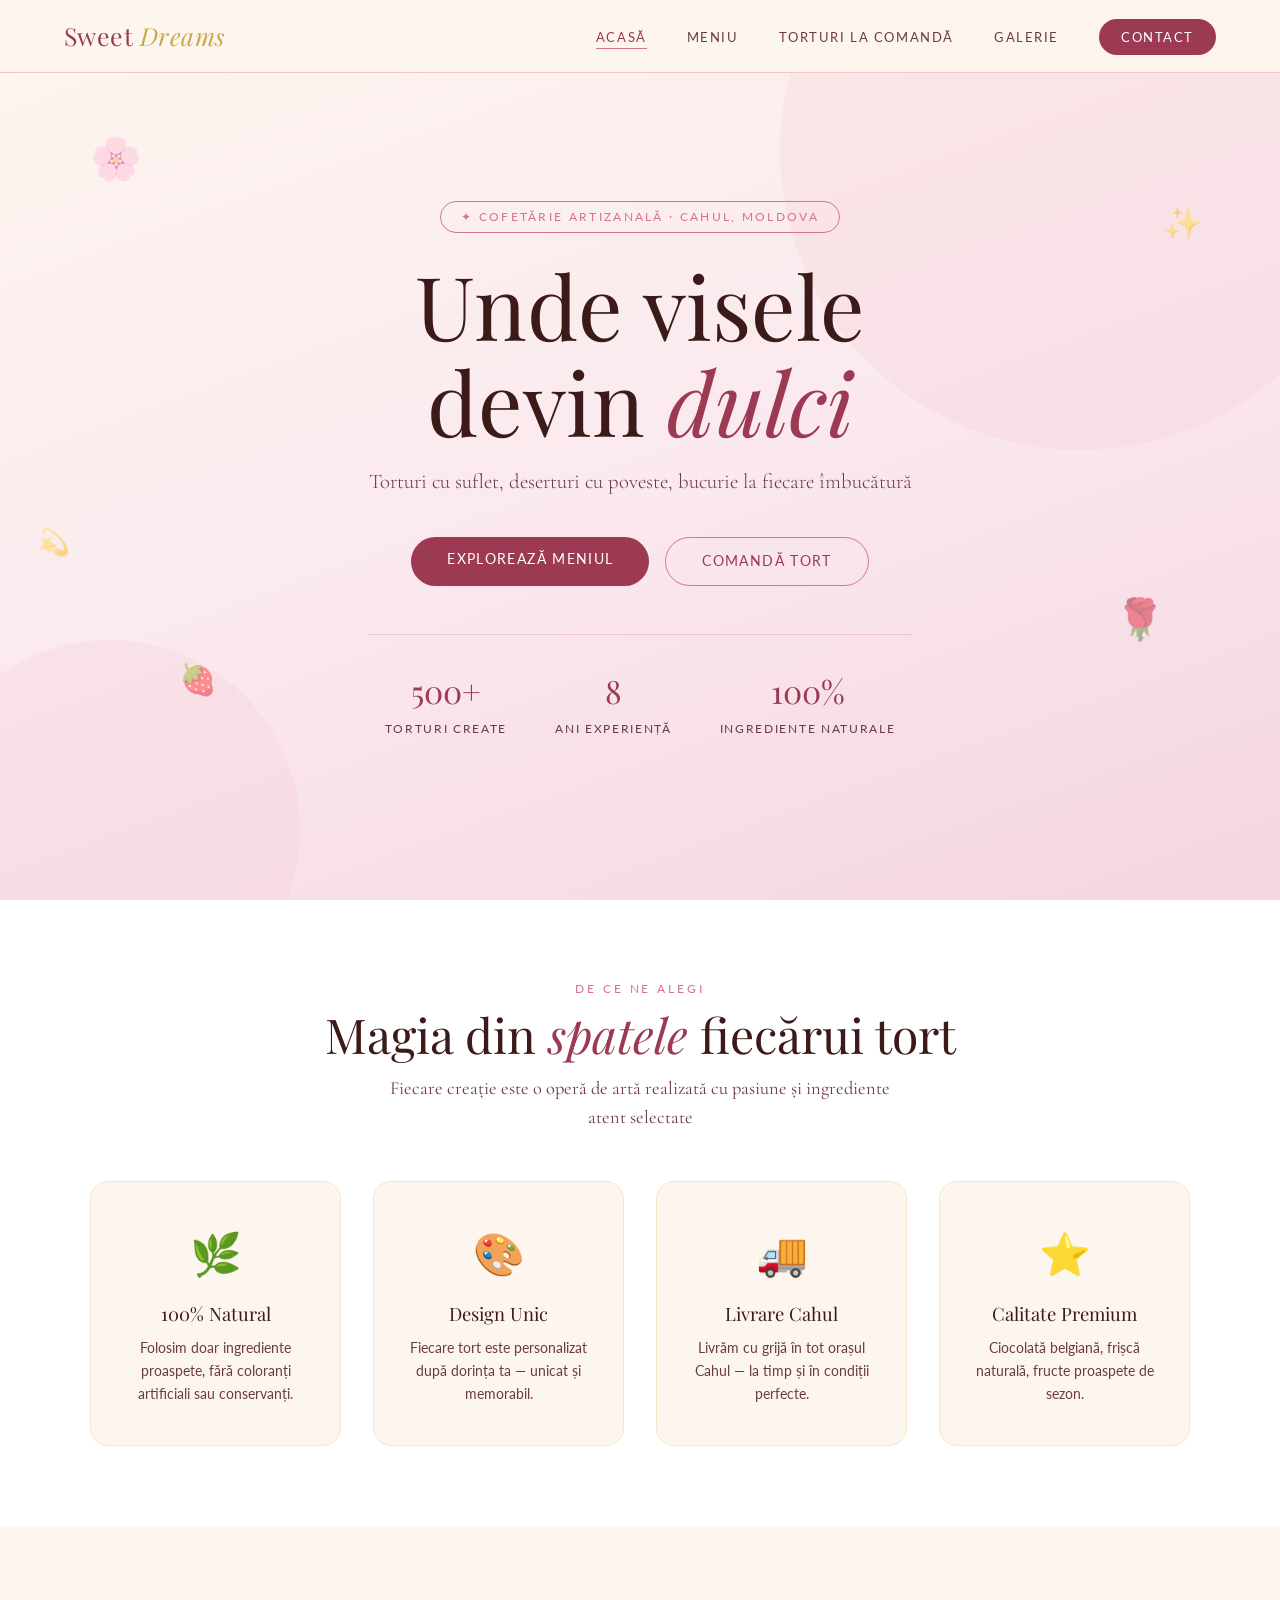
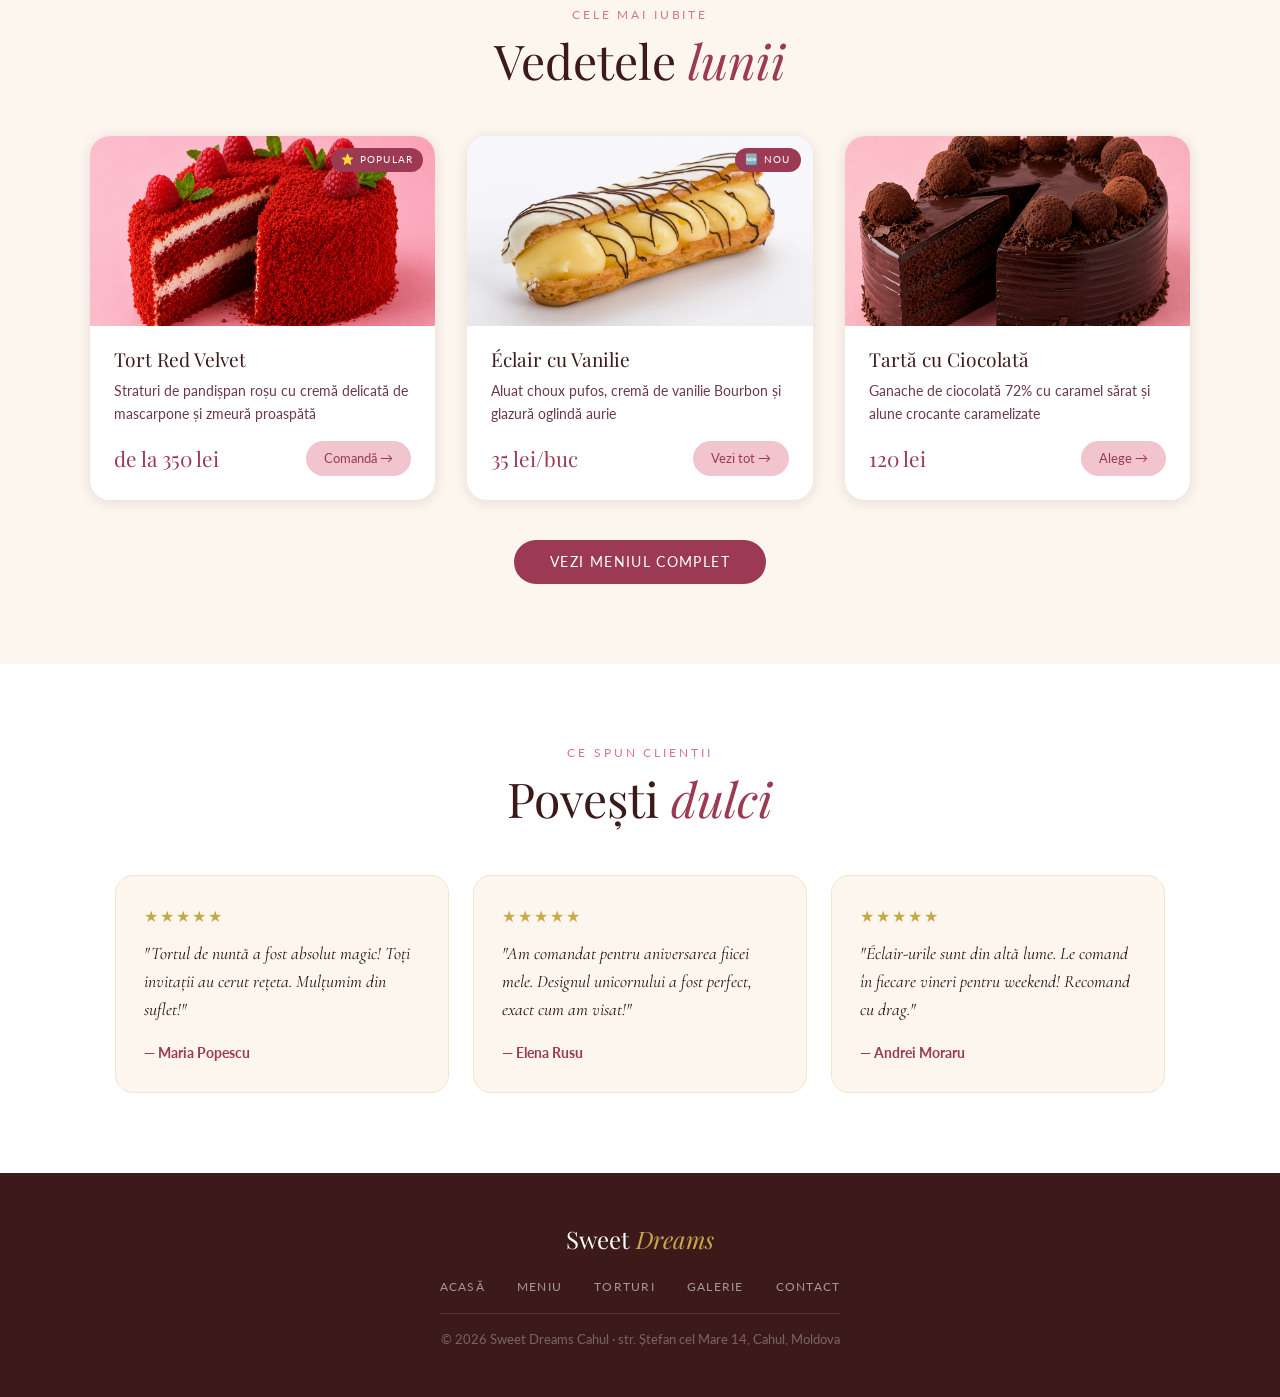
<file: index.html>
<!DOCTYPE html>
<html lang="ro">
<head>
  <meta charset="UTF-8" />
  <meta name="viewport" content="width=device-width, initial-scale=1.0" />
  <meta name="description" content="Sweet Dreams Cahul — Cofetărie artizanală. Torturi personalizate, deserturi fine și comenzi speciale." />
  <title>Sweet Dreams Cahul — Acasă</title>
  <!-- Bootstrap 5.3.8 CSS -->
  <link rel="stylesheet" href="https://cdn.jsdelivr.net/npm/bootstrap@5.3.8/dist/css/bootstrap.min.css" />
  <!-- Stiluri proprii — vin DUPĂ Bootstrap și suprascriu tot -->
  <link rel="stylesheet" href="css/style.css" />
  <link rel="preconnect" href="https://fonts.googleapis.com" />
  <link rel="preconnect" href="https://fonts.gstatic.com" crossorigin />
  <link href="https://fonts.googleapis.com/css2?family=Playfair+Display:ital,wght@0,400;0,700;1,400&family=Cormorant+Garamond:wght@300;400;500&family=Lato:wght@300;400;700&display=swap" rel="stylesheet" />
  <style>
    .product-img { overflow: hidden; }
    .product-img img { width: 100%; height: 100%; object-fit: cover; display: block; transition: transform 0.45s ease; }
    .product-card:hover .product-img img { transform: scale(1.07); }
    .product-img .img-fallback { width: 100%; height: 100%; display: flex; align-items: center; justify-content: center; font-size: 5rem; }
  </style>
</head>
<body>

  <header>
    <nav>
      <a href="index.html" class="nav-logo">Sweet <span>Dreams</span></a>
      <ul class="nav-links">
        <li><a href="index.html" class="activ">Acasă</a></li>
        <li><a href="pages/meniu.html">Meniu</a></li>
        <li><a href="pages/torturi.html">Torturi la Comandă</a></li>
        <li><a href="pages/galerie.html">Galerie</a></li>
        <li><a href="pages/contact.html" class="btn-nav">Contact</a></li>
      </ul>
    </nav>
  </header>

  <main>

    <section class="hero">
      <div class="floating-items">
        <div class="float-item fi1">🌸</div>
        <div class="float-item fi2">✨</div>
        <div class="float-item fi3">🍓</div>
        <div class="float-item fi4">🌹</div>
        <div class="float-item fi5">💫</div>
      </div>
      <div class="hero-content">
        <div class="hero-badge">✦ Cofetărie Artizanală · Cahul, Moldova</div>
        <h1>Unde visele<br>devin <em>dulci</em></h1>
        <p class="hero-sub">Torturi cu suflet, deserturi cu poveste, bucurie la fiecare îmbucătură</p>
        <div class="hero-btns">
          <a href="pages/meniu.html" class="btn-primary">Explorează Meniul</a>
          <a href="pages/torturi.html" class="btn-outline">Comandă Tort</a>
        </div>
        <div class="hero-stats">
          <div><span class="stat-num">500+</span><span class="stat-label">Torturi create</span></div>
          <div><span class="stat-num">8</span><span class="stat-label">Ani experiență</span></div>
          <div><span class="stat-num">100%</span><span class="stat-label">Ingrediente naturale</span></div>
        </div>
      </div>
    </section>

    <section class="features">
      <div class="section-header">
        <span class="section-tag">De ce ne alegi</span>
        <h2 class="section-title">Magia din <em>spatele</em> fiecărui tort</h2>
        <p class="section-subtitle">Fiecare creație este o operă de artă realizată cu pasiune și ingrediente atent selectate</p>
      </div>
      <div class="features-grid">
        <div class="feature-card reveal"><div class="feature-icon">🌿</div><h3>100% Natural</h3><p>Folosim doar ingrediente proaspete, fără coloranți artificiali sau conservanți.</p></div>
        <div class="feature-card reveal"><div class="feature-icon">🎨</div><h3>Design Unic</h3><p>Fiecare tort este personalizat după dorința ta — unicat și memorabil.</p></div>
        <div class="feature-card reveal"><div class="feature-icon">🚚</div><h3>Livrare Cahul</h3><p>Livrăm cu grijă în tot orașul Cahul — la timp și în condiții perfecte.</p></div>
        <div class="feature-card reveal"><div class="feature-icon">⭐</div><h3>Calitate Premium</h3><p>Ciocolată belgiană, frișcă naturală, fructe proaspete de sezon.</p></div>
      </div>
    </section>

    <section class="products">
      <div class="section-header">
        <span class="section-tag">Cele mai iubite</span>
        <h2 class="section-title">Vedetele <em>lunii</em></h2>
      </div>
      <div class="products-grid">
        <article class="product-card reveal">
          <div class="product-img bg-blush">
            <img src="images/poza1.png" alt="Tort Red Velvet" onerror="this.style.display='none'; this.nextElementSibling.style.display='flex';" />
            <div class="img-fallback" style="display:none;">🎂</div>
            <span class="product-badge">⭐ Popular</span>
          </div>
          <div class="product-body">
            <h3>Tort Red Velvet</h3>
            <p>Straturi de pandișpan roșu cu cremă delicată de mascarpone și zmeură proaspătă</p>
            <div class="product-footer">
              <span class="price">de la 350 lei</span>
              <a href="pages/torturi.html" class="add-btn">Comandă →</a>
            </div>
          </div>
        </article>
        <article class="product-card reveal">
          <div class="product-img bg-cream">
            <img src="images/poza6.webp" alt="Éclair cu Vanilie" onerror="this.style.display='none'; this.nextElementSibling.style.display='flex';" />
            <div class="img-fallback" style="display:none;">🍰</div>
            <span class="product-badge">🆕 Nou</span>
          </div>
          <div class="product-body">
            <h3>Éclair cu Vanilie</h3>
            <p>Aluat choux pufos, cremă de vanilie Bourbon și glazură oglindă aurie</p>
            <div class="product-footer">
              <span class="price">35 lei/buc</span>
              <a href="pages/meniu.html" class="add-btn">Vezi tot →</a>
            </div>
          </div>
        </article>
        <article class="product-card reveal">
          <div class="product-img bg-brown">
            <img src="images/poza3.png" alt="Tartă cu Ciocolată" onerror="this.style.display='none'; this.nextElementSibling.style.display='flex';" />
            <div class="img-fallback" style="display:none;">🍫</div>
          </div>
          <div class="product-body">
            <h3>Tartă cu Ciocolată</h3>
            <p>Ganache de ciocolată 72% cu caramel sărat și alune crocante caramelizate</p>
            <div class="product-footer">
              <span class="price">120 lei</span>
              <a href="pages/meniu.html" class="add-btn">Alege →</a>
            </div>
          </div>
        </article>
      </div>
      <div class="products-cta">
        <a href="pages/meniu.html" class="btn-primary">Vezi Meniul Complet</a>
      </div>
    </section>

    <section class="reviews">
      <div class="section-header">
        <span class="section-tag">Ce spun clienții</span>
        <h2 class="section-title">Povești <em>dulci</em></h2>
      </div>
      <div class="reviews-grid">
        <div class="review-card reveal"><div class="review-stars">★★★★★</div><p>"Tortul de nuntă a fost absolut magic! Toți invitații au cerut rețeta. Mulțumim din suflet!"</p><span class="review-name">— Maria Popescu</span></div>
        <div class="review-card reveal"><div class="review-stars">★★★★★</div><p>"Am comandat pentru aniversarea fiicei mele. Designul unicornului a fost perfect, exact cum am visat!"</p><span class="review-name">— Elena Rusu</span></div>
        <div class="review-card reveal"><div class="review-stars">★★★★★</div><p>"Éclair-urile sunt din altă lume. Le comand în fiecare vineri pentru weekend! Recomand cu drag."</p><span class="review-name">— Andrei Moraru</span></div>
      </div>
    </section>

  </main>

  <footer>
    <div class="footer-logo">Sweet <span>Dreams</span></div>
    <ul class="footer-links">
      <li><a href="index.html">Acasă</a></li>
      <li><a href="pages/meniu.html">Meniu</a></li>
      <li><a href="pages/torturi.html">Torturi</a></li>
      <li><a href="pages/galerie.html">Galerie</a></li>
      <li><a href="pages/contact.html">Contact</a></li>
    </ul>
    <hr class="footer-divider" />
    <p class="footer-copy">© 2026 Sweet Dreams Cahul · str. Ștefan cel Mare 14, Cahul, Moldova</p>
  </footer>

  <!-- Bootstrap 5.3.8 JS -->
  <script src="https://cdn.jsdelivr.net/npm/bootstrap@5.3.8/dist/js/bootstrap.bundle.min.js"></script>
  <script src="js/script.js"></script>

</body>
</html>
</file>
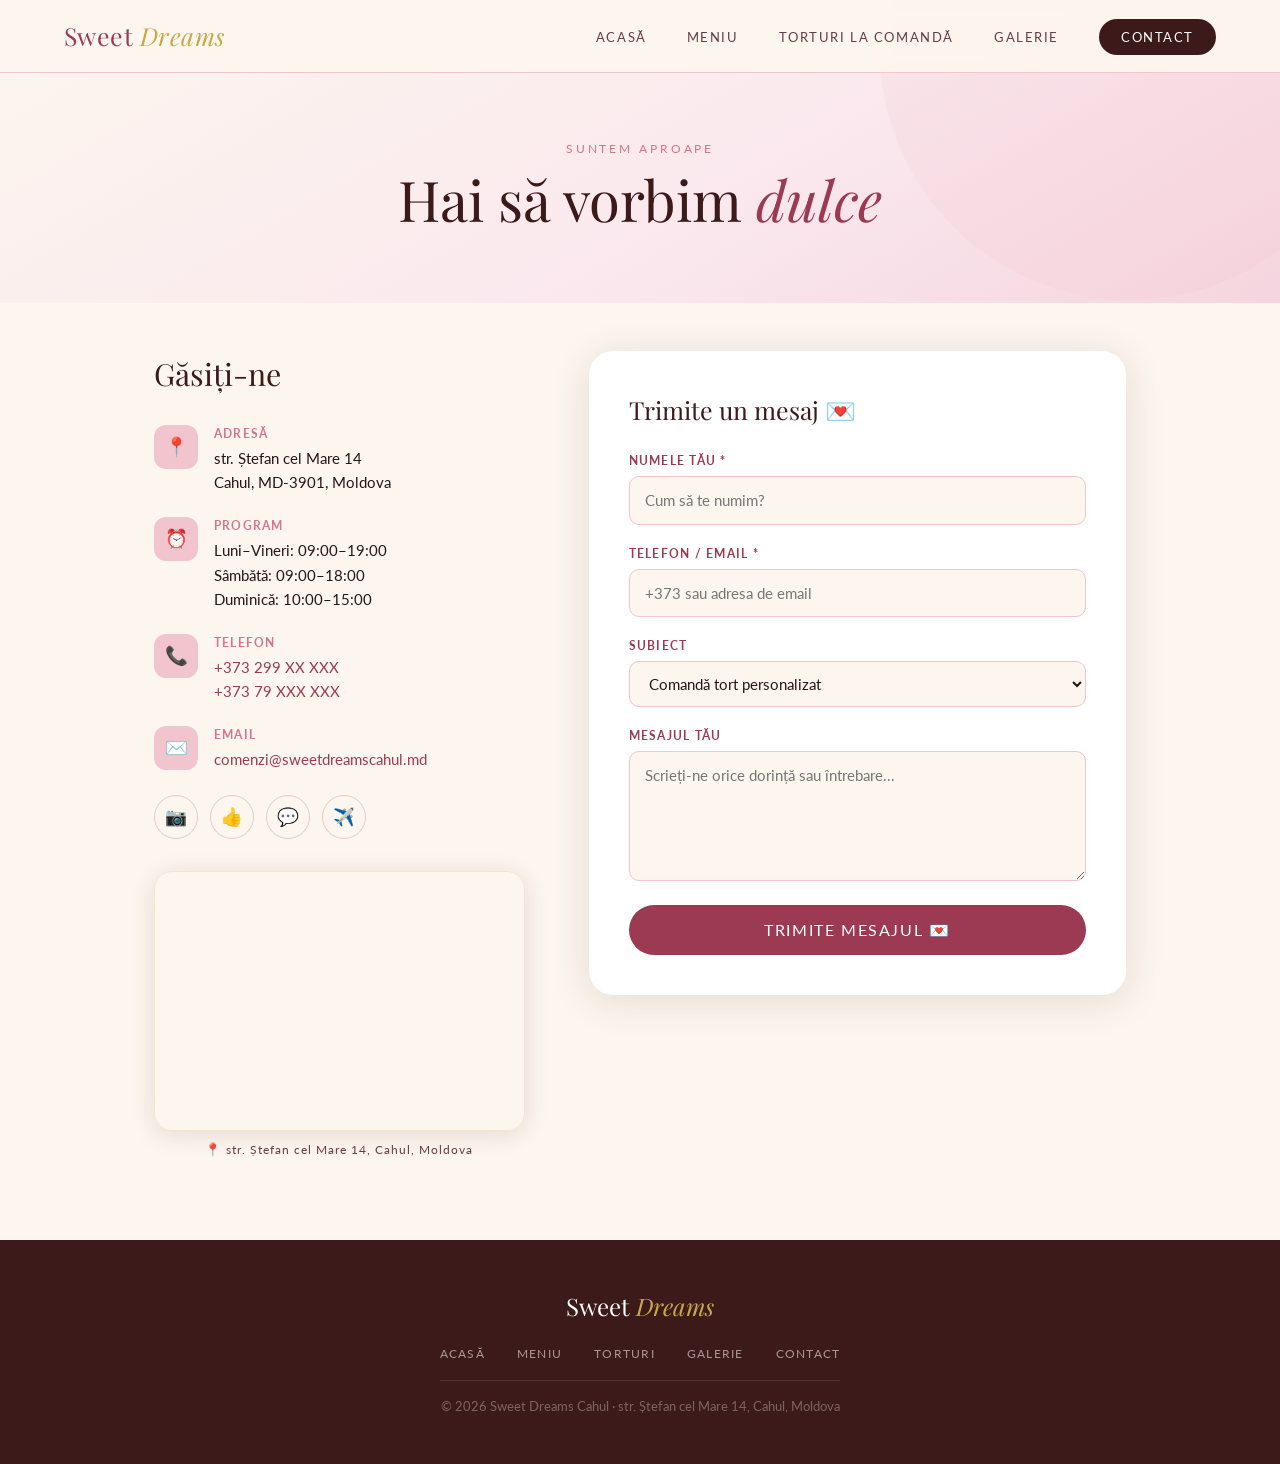
<file: pages/contact.html>
<!DOCTYPE html>
<html lang="ro">
<head>
  <meta charset="UTF-8" />
  <meta name="viewport" content="width=device-width, initial-scale=1.0" />
  <meta name="description" content="Contactați cofetăria Sweet Dreams Cahul — adresă, program, telefon, formular de mesaj." />
  <title>Sweet Dreams Cahul — Contact</title>
  <link rel="stylesheet" href="https://cdn.jsdelivr.net/npm/bootstrap@5.3.8/dist/css/bootstrap.min.css" />
  <!-- Stiluri proprii — vin DUPĂ Bootstrap și suprascriu tot -->
  <link rel="stylesheet" href="../css/style.css" />
  <link rel="preconnect" href="https://fonts.googleapis.com" />
  <link rel="preconnect" href="https://fonts.gstatic.com" crossorigin />
  <link href="https://fonts.googleapis.com/css2?family=Playfair+Display:ital,wght@0,400;0,700;1,400&family=Cormorant+Garamond:wght@300;400;500&family=Lato:wght@300;400;700&display=swap" rel="stylesheet" />

  <style>
    .contact-wrapper {
      max-width: 1100px;
      margin: 0 auto;
      padding: 3rem 5% 5rem;
      display: grid;
      grid-template-columns: 1fr 1.45fr;
      gap: 4rem;
      align-items: start;
    }

    /* ── Coloana stânga ── */
    .contact-left h3 {
      font-family: 'Playfair Display', serif;
      font-size: 1.9rem;
      color: var(--chocolate);
      margin-bottom: 1.75rem;
    }
    .info-block {
      display: flex;
      gap: 1rem;
      align-items: flex-start;
      margin-bottom: 1.4rem;
    }
    .info-icon {
      width: 44px; height: 44px;
      border-radius: 12px;
      background: var(--blush);
      display: flex; align-items: center; justify-content: center;
      font-size: 1.15rem;
      flex-shrink: 0;
      transition: background 0.25s;
    }
    .info-block:hover .info-icon { background: var(--rose); }
    .info-block h4 {
      font-size: 0.75rem;
      font-weight: 700;
      letter-spacing: 0.1em;
      text-transform: uppercase;
      color: var(--rose);
      margin-bottom: 0.2rem;
    }
    .info-block p { font-size: 0.95rem; color: var(--text-dark); line-height: 1.6; }
    .info-block a { color: var(--deep-rose); text-decoration: none; transition: opacity 0.2s; }
    .info-block a:hover { opacity: 0.7; }

    .social-row { display: flex; gap: 0.75rem; margin: 1.5rem 0 2rem; }
    .social-btn {
      width: 44px; height: 44px;
      border-radius: 50%;
      border: 1.5px solid var(--blush);
      display: flex; align-items: center; justify-content: center;
      font-size: 1.1rem;
      text-decoration: none;
      transition: all 0.25s;
    }
    .social-btn:hover {
      background: var(--deep-rose);
      border-color: var(--deep-rose);
      transform: translateY(-3px);
    }

    /* ── Hartă ── */
    .map-container {
      border-radius: 18px;
      overflow: hidden;
      box-shadow: 0 4px 24px var(--shadow);
      border: 1px solid var(--light-gold);
      height: 260px;
    }
    .map-container iframe { width: 100%; height: 100%; border: none; display: block; }
    .map-label {
      font-size: 0.78rem;
      color: var(--text-mid);
      letter-spacing: 0.08em;
      margin-top: 0.6rem;
      text-align: center;
    }

    /* ── Coloana dreapta: formular ── */
    .contact-form-box {
      background: var(--white);
      border-radius: 24px;
      padding: 2.5rem;
      box-shadow: 0 6px 40px var(--shadow);
    }
    .contact-form-box h3 {
      font-family: 'Playfair Display', serif;
      font-size: 1.55rem;
      color: var(--chocolate);
      margin-bottom: 1.5rem;
    }

    /* ── Form fields ── */
    .form-group {
      display: flex;
      flex-direction: column;
      gap: 5px;
      margin-bottom: 1.25rem;
    }
    .form-group label {
      font-size: 0.78rem;
      font-weight: 700;
      letter-spacing: 0.1em;
      text-transform: uppercase;
      color: var(--deep-rose);
    }
    .form-group input,
    .form-group select,
    .form-group textarea {
      padding: 12px 15px;
      border: 1.5px solid var(--blush);
      border-radius: 10px;
      font-family: 'Lato', sans-serif;
      font-size: 0.95rem;
      color: var(--text-dark);
      background: var(--cream);
      outline: none;
      transition: border-color 0.25s, box-shadow 0.25s;
    }
    .form-group input:focus,
    .form-group select:focus,
    .form-group textarea:focus {
      border-color: var(--rose);
      box-shadow: 0 0 0 3px rgba(212,117,138,0.15);
    }
    .form-group textarea { resize: vertical; min-height: 130px; }

    .form-submit {
      width: 100%; padding: 15px; font-size: 1rem;
      border: none; cursor: pointer;
      font-family: 'Lato', sans-serif;
    }
    .form-submit:disabled { opacity: 0.6; cursor: not-allowed; }

    /* ── Mesaje feedback ── */
    .success-msg {
      display: none;
      background: #EAF8F0;
      border: 1px solid #6CD99A;
      border-radius: 12px;
      padding: 1rem 1.25rem;
      color: #1A6840;
      font-size: 0.9rem;
      margin-top: 1rem;
    }
    .success-msg.show { display: block; }

    .error-msg {
      display: none;
      background: #FDEDED;
      border: 1px solid #E89595;
      border-radius: 12px;
      padding: 1rem 1.25rem;
      color: #A33;
      font-size: 0.9rem;
      margin-top: 1rem;
    }
    .error-msg.show { display: block; }

    /* ── Responsive ── */
    @media (max-width: 860px) {
      .contact-wrapper { grid-template-columns: 1fr; gap: 2.5rem; }
    }
  </style>
</head>
<body>

  <!-- ==================== HEADER ==================== -->
  <header>
    <nav>
      <a href="../index.html" class="nav-logo">Sweet <span>Dreams</span></a>
      <ul class="nav-links" id="navLinks">
        <li><a href="../index.html">Acasă</a></li>
        <li><a href="meniu.html">Meniu</a></li>
        <li><a href="torturi.html">Torturi la Comandă</a></li>
        <li><a href="galerie.html">Galerie</a></li>
        <li><a href="contact.html" class="btn-nav activ">Contact</a></li>
      </ul>
    </nav>
  </header>

  <main>

    <!-- ══ ANTET ══ -->
    <section class="page-hero">
      <span class="section-tag">Suntem aproape</span>
      <h1 class="section-title">Hai să vorbim <em>dulce</em></h1>
    </section>

    <!-- ══ GRID CONTACT ══ -->
    <div class="contact-wrapper">

      <!-- ── Stânga: info + hartă ── -->
      <div class="contact-left reveal">
        <h3>Găsiți-ne</h3>

        <div class="info-block">
          <div class="info-icon">📍</div>
          <div>
            <h4>Adresă</h4>
            <p>str. Ștefan cel Mare 14<br />Cahul, MD-3901, Moldova</p>
          </div>
        </div>

        <div class="info-block">
          <div class="info-icon">⏰</div>
          <div>
            <h4>Program</h4>
            <p>Luni–Vineri: 09:00–19:00<br />Sâmbătă: 09:00–18:00<br />Duminică: 10:00–15:00</p>
          </div>
        </div>

        <div class="info-block">
          <div class="info-icon">📞</div>
          <div>
            <h4>Telefon</h4>
            <p>
              <a href="tel:+37322900000">+373 299 XX XXX</a><br />
              <a href="tel:+37379000000">+373 79 XXX XXX</a>
            </p>
          </div>
        </div>

        <div class="info-block">
          <div class="info-icon">✉️</div>
          <div>
            <h4>Email</h4>
            <p><a href="mailto:comenzi@sweetdreamscahul.md">comenzi@sweetdreamscahul.md</a></p>
          </div>
        </div>

        <div class="social-row">
          <a href="https://instagram.com" target="_blank" rel="noopener" class="social-btn" title="Instagram">📷</a>
          <a href="https://facebook.com"  target="_blank" rel="noopener" class="social-btn" title="Facebook">👍</a>
          <a href="https://wa.me/373799000000" target="_blank" rel="noopener" class="social-btn" title="WhatsApp">💬</a>
          <a href="https://t.me/sweetdreamscahul" target="_blank" rel="noopener" class="social-btn" title="Telegram">✈️</a>
        </div>

        <!-- Hartă Google Maps -->
        <div class="map-container">
          <iframe
            src="https://www.google.com/maps/embed?pb=!1m18!1m12!1m3!1d2763.4!2d28.1897!3d45.9097!2m3!1f0!2f0!3f0!3m2!1i1024!2i768!4f13.1!3m3!1m2!1s0x40b6e3b5a5f5f5f5%3A0x0!2zU3RlZmFuIGNlbCBNYXJlIDEzLCBDYWh1bA!5e0!3m2!1sro!2smd!4v1700000000000!5m2!1sro!2smd&q=Stefan+cel+Mare+14,+Cahul,+Moldova"
            allowfullscreen=""
            loading="lazy"
            referrerpolicy="no-referrer-when-downgrade"
            title="Locația Sweet Dreams Cahul">
          </iframe>
        </div>
        <p class="map-label">📍 str. Ștefan cel Mare 14, Cahul, Moldova</p>
      </div>

      <!-- ── Dreapta: formular ── -->
      <div class="contact-form-box reveal">
        <h3>Trimite un mesaj 💌</h3>

        <!--
          Același link SheetMonkey ca la torturi!
          Câmpul hidden "Tip" = "Mesaj contact"
          îți arată în Excel de unde a venit rândul.
        -->
        <form
          action="https://api.sheetmonkey.io/form/iP1fD4zuZiKx7hQ38NaVTf"
          method="POST"
          id="formContact"
          onsubmit="submitContact(event)"
        >
          <!-- Câmp hidden care identifică sursa în Excel -->
          <input type="hidden" name="Tip" value="Mesaj contact" />

          <div class="form-group">
            <label for="numeContact">Numele tău *</label>
            <input type="text" id="numeContact" name="Nume complet"
                   placeholder="Cum să te numim?" required />
          </div>

          <div class="form-group">
            <label for="telefonContact">Telefon / Email *</label>
            <input type="text" id="telefonContact" name="Telefon"
                   placeholder="+373 sau adresa de email" required />
          </div>

          <div class="form-group">
            <label for="subiect">Subiect</label>
            <select id="subiect" name="Subiect">
              <option value="Comanda tort personalizat">Comandă tort personalizat</option>
              <option value="Intrebare despre meniu">Întrebare despre meniu</option>
              <option value="Detalii livrare">Detalii livrare</option>
              <option value="Colaborare / Evenimente">Colaborare / Evenimente</option>
              <option value="Alt subiect">Alt subiect</option>
            </select>
          </div>

          <div class="form-group">
            <label for="mesaj">Mesajul tău</label>
            <textarea id="mesaj" name="Detalii suplimentare"
                      placeholder="Scrieți-ne orice dorință sau întrebare..."></textarea>
          </div>

          <button type="submit" class="btn-primary form-submit" id="submitBtnContact">
            Trimite Mesajul 💌
          </button>

          <div class="success-msg" id="mesajContact">
            ✅ Mesajul a fost trimis! Vă răspundem în curând. Mulțumim că ne-ați contactat!
          </div>
          <div class="error-msg" id="errorContact">
            ⚠️ A apărut o eroare. Vă rugăm încercați din nou sau contactați-ne telefonic.
          </div>

        </form>
      </div>

    </div>
  </main>

  <footer>
    <div class="footer-logo">Sweet <span>Dreams</span></div>
    <ul class="footer-links">
      <li><a href="../index.html">Acasă</a></li>
      <li><a href="meniu.html">Meniu</a></li>
      <li><a href="torturi.html">Torturi</a></li>
      <li><a href="galerie.html">Galerie</a></li>
      <li><a href="contact.html">Contact</a></li>
    </ul>
    <hr class="footer-divider" />
    <p class="footer-copy">© 2026 Sweet Dreams Cahul · str. Ștefan cel Mare 14, Cahul, Moldova</p>
  </footer>

  <script src="https://cdn.jsdelivr.net/npm/bootstrap@5.3.8/dist/js/bootstrap.bundle.min.js"></script>
  <script src="../js/script.js"></script>
  <script>
    function submitContact(e) {
      e.preventDefault();

      var form      = e.target;
      var btn       = document.getElementById('submitBtnContact');
      var successEl = document.getElementById('mesajContact');
      var errorEl   = document.getElementById('errorContact');

      successEl.classList.remove('show');
      errorEl.classList.remove('show');

      btn.disabled = true;
      btn.textContent = 'Se trimite...';

      fetch(form.action, {
        method: 'POST',
        body: new FormData(form)
      })
      .then(function(r) {
        if (r.ok) {
          successEl.classList.add('show');
          form.reset();
          successEl.scrollIntoView({ behavior: 'smooth', block: 'center' });
        } else {
          errorEl.classList.add('show');
        }
      })
      .catch(function() {
        errorEl.classList.add('show');
      })
      .finally(function() {
        btn.disabled = false;
        btn.textContent = 'Trimite Mesajul 💌';
      });
    }
  </script>

</body>
</html>
</file>
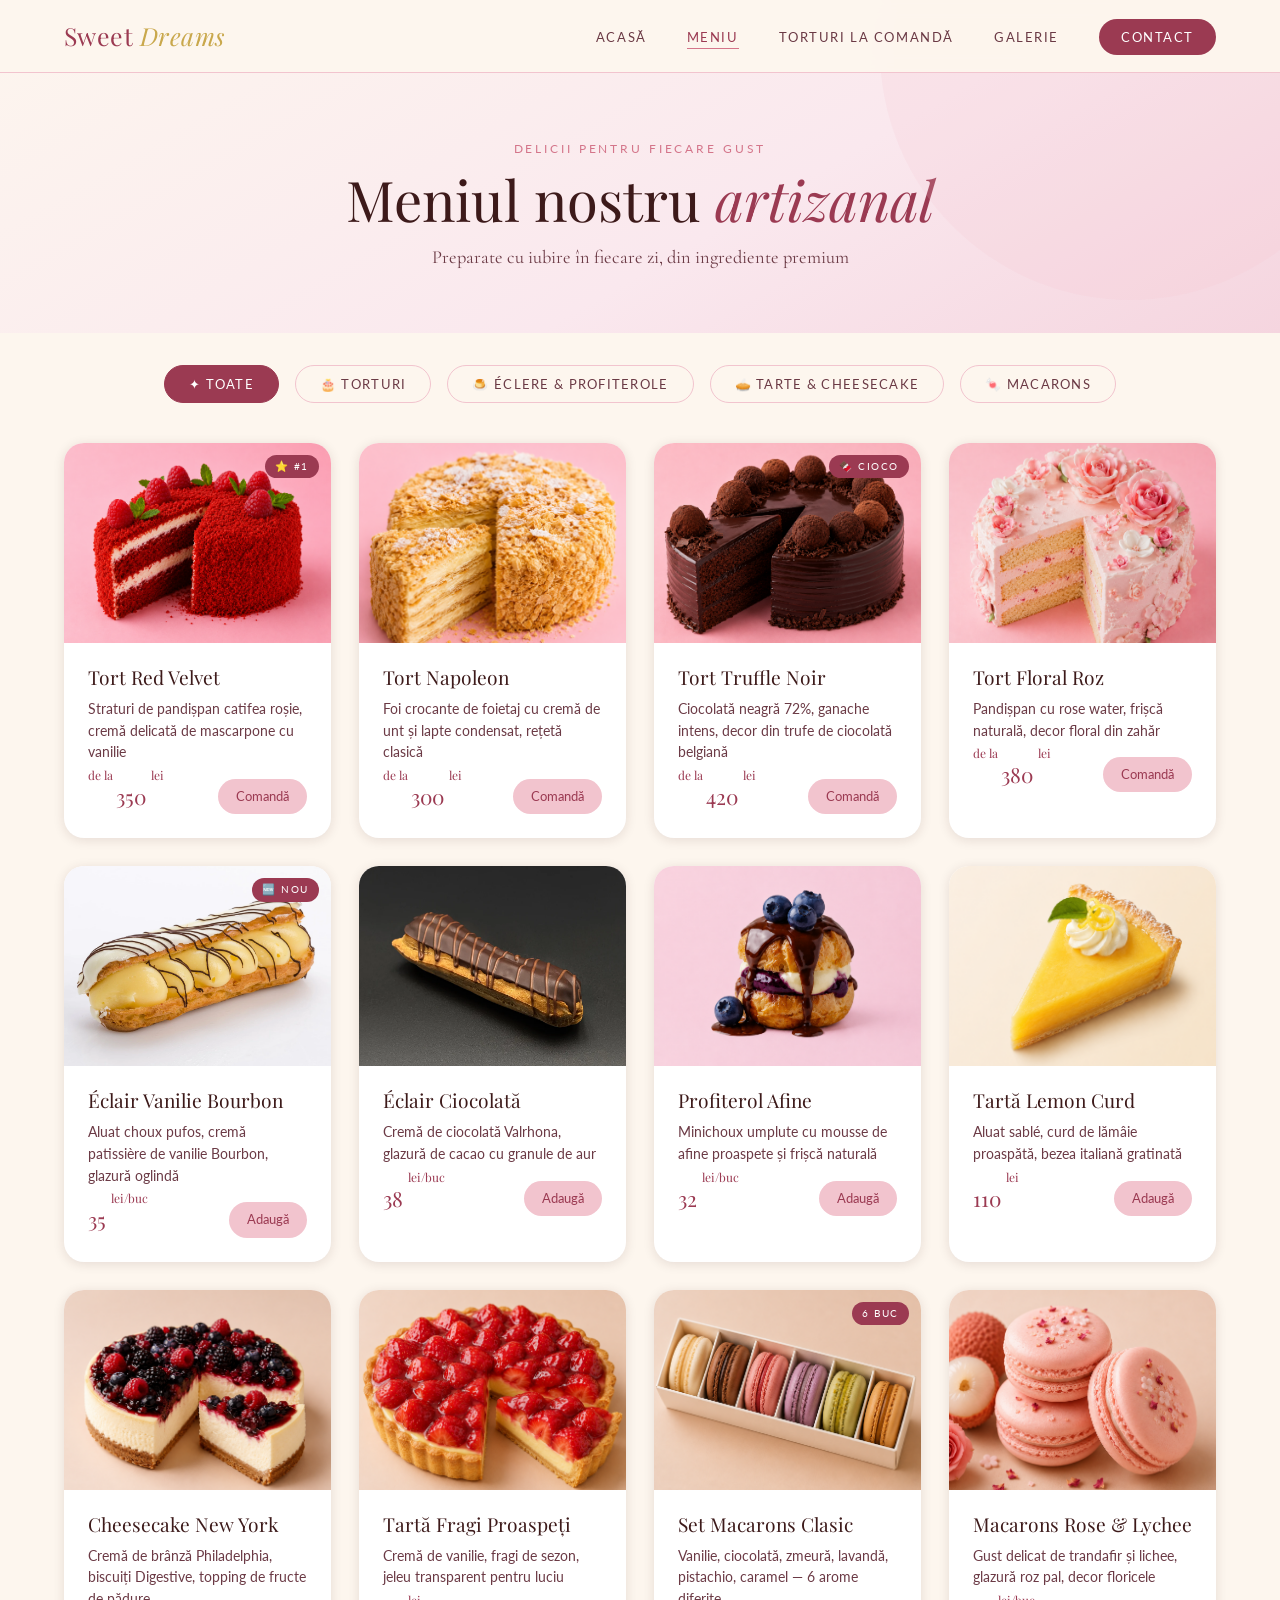
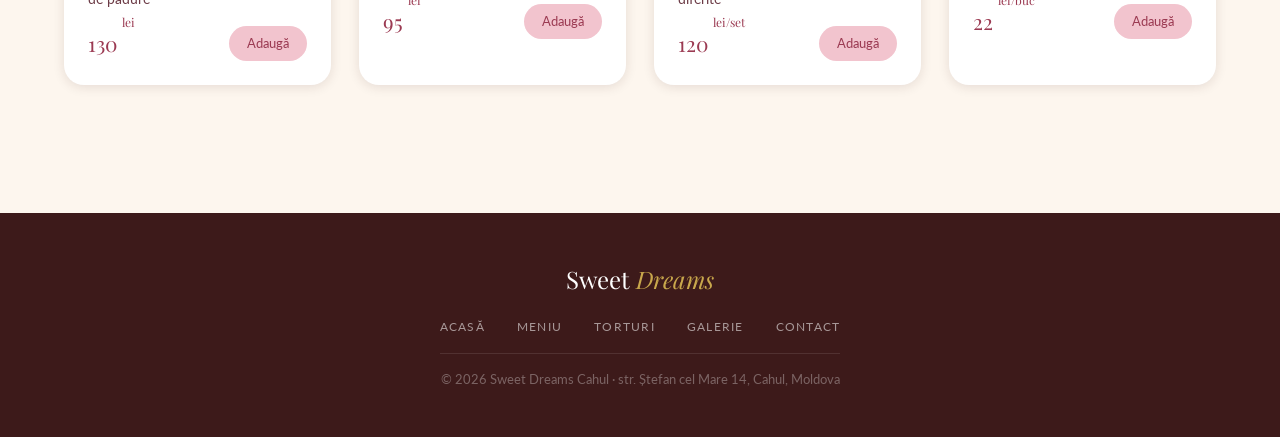
<file: pages/meniu.html>
<!DOCTYPE html>
<html lang="ro">
<head>
  <meta charset="UTF-8" />
  <meta name="viewport" content="width=device-width, initial-scale=1.0" />
  <meta name="description" content="Meniul cofetăriei Sweet Dreams Cahul — torturi, éclere, tarte, macarons." />
  <title>Sweet Dreams Cahul — Meniu</title>
  <!-- Bootstrap 5.3.8 CSS -->
  <link rel="stylesheet" href="https://cdn.jsdelivr.net/npm/bootstrap@5.3.8/dist/css/bootstrap.min.css" />
  <!-- Stiluri proprii -->
  <link rel="stylesheet" href="../css/style.css" />
  <link rel="preconnect" href="https://fonts.googleapis.com" />
  <link rel="preconnect" href="https://fonts.gstatic.com" crossorigin />
  <link href="https://fonts.googleapis.com/css2?family=Playfair+Display:ital,wght@0,400;0,700;1,400&family=Cormorant+Garamond:wght@300;400;500&family=Lato:wght@300;400;700&display=swap" rel="stylesheet" />
  <style>
    .menu-card-img { overflow: hidden; position: relative; }
    .menu-card-img img { width: 100%; height: 100%; object-fit: cover; display: block; transition: transform 0.45s ease; }
    .menu-card:hover .menu-card-img img { transform: scale(1.07); }
    .menu-card-img .img-fallback { position: absolute; inset: 0; display: flex; align-items: center; justify-content: center; font-size: 5rem; }
  </style>
</head>
<body>

  <header>
    <nav>
      <a href="../index.html" class="nav-logo">Sweet <span>Dreams</span></a>
      <ul class="nav-links" id="navLinks">
        <li><a href="../index.html">Acasă</a></li>
        <li><a href="meniu.html" class="activ">Meniu</a></li>
        <li><a href="torturi.html">Torturi la Comandă</a></li>
        <li><a href="galerie.html">Galerie</a></li>
        <li><a href="contact.html" class="btn-nav">Contact</a></li>
      </ul>
    </nav>
  </header>

  <main>
    <section class="page-hero">
      <span class="section-tag">Delicii pentru fiecare gust</span>
      <h1 class="section-title">Meniul nostru <em>artizanal</em></h1>
      <p class="section-subtitle">Preparate cu iubire în fiecare zi, din ingrediente premium</p>
    </section>

    <div class="menu-categories">
      <button class="cat-btn active" onclick="filterMenu('all', this)">✦ Toate</button>
      <button class="cat-btn" onclick="filterMenu('torturi', this)">🎂 Torturi</button>
      <button class="cat-btn" onclick="filterMenu('eclere', this)">🍮 Éclere &amp; Profiterole</button>
      <button class="cat-btn" onclick="filterMenu('tarte', this)">🥧 Tarte &amp; Cheesecake</button>
      <button class="cat-btn" onclick="filterMenu('macarons', this)">🍬 Macarons</button>
    </div>

    <section class="menu-page">
      <div class="menu-grid" id="menuGrid">

        <div class="menu-card" data-cat="torturi">
          <div class="menu-card-img mc-blush">
            <img src="../images/poza1.png" alt="Tort Red Velvet" onerror="this.style.display='none'; this.nextElementSibling.style.display='flex';" />
            <div class="img-fallback" style="display:none;">🎂</div>
            <span class="menu-card-badge">⭐ #1</span>
          </div>
          <div class="menu-card-body"><h3>Tort Red Velvet</h3><p>Straturi de pandișpan catifea roșie, cremă delicată de mascarpone cu vanilie</p><div class="menu-card-footer"><div class="price"><sup>de la </sup>350 <sup>lei</sup></div><a href="torturi.html" class="add-btn">Comandă</a></div></div>
        </div>

        <div class="menu-card" data-cat="torturi">
          <div class="menu-card-img mc-cream">
            <img src="../images/poza2.png" alt="Tort Napoleon" onerror="this.style.display='none'; this.nextElementSibling.style.display='flex';" />
            <div class="img-fallback" style="display:none;">🍰</div>
          </div>
          <div class="menu-card-body"><h3>Tort Napoleon</h3><p>Foi crocante de foietaj cu cremă de unt și lapte condensat, rețetă clasică</p><div class="menu-card-footer"><div class="price"><sup>de la </sup>300 <sup>lei</sup></div><a href="torturi.html" class="add-btn">Comandă</a></div></div>
        </div>

        <div class="menu-card" data-cat="torturi">
          <div class="menu-card-img mc-brown">
            <img src="../images/poza3.png" alt="Tort Truffle Noir" onerror="this.style.display='none'; this.nextElementSibling.style.display='flex';" />
            <div class="img-fallback" style="display:none;">🎂</div>
            <span class="menu-card-badge">🍫 Cioco</span>
          </div>
          <div class="menu-card-body"><h3>Tort Truffle Noir</h3><p>Ciocolată neagră 72%, ganache intens, decor din trufe de ciocolată belgiană</p><div class="menu-card-footer"><div class="price"><sup>de la </sup>420 <sup>lei</sup></div><a href="torturi.html" class="add-btn">Comandă</a></div></div>
        </div>

        <div class="menu-card" data-cat="torturi">
          <div class="menu-card-img mc-pink">
            <img src="../images/poza4.png" alt="Tort Floral Roz" onerror="this.style.display='none'; this.nextElementSibling.style.display='flex';" />
            <div class="img-fallback" style="display:none;">💐</div>
          </div>
          <div class="menu-card-body"><h3>Tort Floral Roz</h3><p>Pandișpan cu rose water, frișcă naturală, decor floral din zahăr</p><div class="menu-card-footer"><div class="price"><sup>de la </sup>380 <sup>lei</sup></div><a href="torturi.html" class="add-btn">Comandă</a></div></div>
        </div>

        <div class="menu-card" data-cat="eclere">
          <div class="menu-card-img mc-cream">
            <img src="../images/poza6.webp" alt="Éclair Vanilie Bourbon" onerror="this.style.display='none'; this.nextElementSibling.style.display='flex';" />
            <div class="img-fallback" style="display:none;">🍮</div>
            <span class="menu-card-badge">🆕 Nou</span>
          </div>
          <div class="menu-card-body"><h3>Éclair Vanilie Bourbon</h3><p>Aluat choux pufos, cremă patissière de vanilie Bourbon, glazură oglindă</p><div class="menu-card-footer"><div class="price">35 <sup>lei/buc</sup></div><button class="add-btn">Adaugă</button></div></div>
        </div>

        <div class="menu-card" data-cat="eclere">
          <div class="menu-card-img mc-brown">
            <img src="../images/poza7.webp" alt="Éclair Ciocolată" onerror="this.style.display='none'; this.nextElementSibling.style.display='flex';" />
            <div class="img-fallback" style="display:none;">🍫</div>
          </div>
          <div class="menu-card-body"><h3>Éclair Ciocolată</h3><p>Cremă de ciocolată Valrhona, glazură de cacao cu granule de aur</p><div class="menu-card-footer"><div class="price">38 <sup>lei/buc</sup></div><button class="add-btn">Adaugă</button></div></div>
        </div>

        <div class="menu-card" data-cat="eclere">
          <div class="menu-card-img mc-blush">
            <img src="../images/poza8.png" alt="Profiterol Afine" onerror="this.style.display='none'; this.nextElementSibling.style.display='flex';" />
            <div class="img-fallback" style="display:none;">🫐</div>
          </div>
          <div class="menu-card-body"><h3>Profiterol Afine</h3><p>Minichoux umplute cu mousse de afine proaspete și frișcă naturală</p><div class="menu-card-footer"><div class="price">32 <sup>lei/buc</sup></div><button class="add-btn">Adaugă</button></div></div>
        </div>

        <div class="menu-card" data-cat="tarte">
          <div class="menu-card-img mc-cream">
            <img src="../images/poza9.png" alt="Tartă Lemon Curd" onerror="this.style.display='none'; this.nextElementSibling.style.display='flex';" />
            <div class="img-fallback" style="display:none;">🍋</div>
          </div>
          <div class="menu-card-body"><h3>Tartă Lemon Curd</h3><p>Aluat sablé, curd de lămâie proaspătă, bezea italiană gratinată</p><div class="menu-card-footer"><div class="price">110 <sup>lei</sup></div><button class="add-btn">Adaugă</button></div></div>
        </div>

        <div class="menu-card" data-cat="tarte">
          <div class="menu-card-img mc-brown">
            <img src="../images/poza10.png" alt="Cheesecake New York" onerror="this.style.display='none'; this.nextElementSibling.style.display='flex';" />
            <div class="img-fallback" style="display:none;">🍫</div>
          </div>
          <div class="menu-card-body"><h3>Cheesecake New York</h3><p>Cremă de brânză Philadelphia, biscuiți Digestive, topping de fructe de pădure</p><div class="menu-card-footer"><div class="price">130 <sup>lei</sup></div><button class="add-btn">Adaugă</button></div></div>
        </div>

        <div class="menu-card" data-cat="tarte">
          <div class="menu-card-img mc-blush">
            <img src="../images/poza11.png" alt="Tartă Fragi Proaspeți" onerror="this.style.display='none'; this.nextElementSibling.style.display='flex';" />
            <div class="img-fallback" style="display:none;">🍓</div>
          </div>
          <div class="menu-card-body"><h3>Tartă Fragi Proaspeți</h3><p>Cremă de vanilie, fragi de sezon, jeleu transparent pentru luciu</p><div class="menu-card-footer"><div class="price">95 <sup>lei</sup></div><button class="add-btn">Adaugă</button></div></div>
        </div>

        <div class="menu-card" data-cat="macarons">
          <div class="menu-card-img mc-pink">
            <img src="../images/poza12.png" alt="Set Macarons Clasic" onerror="this.style.display='none'; this.nextElementSibling.style.display='flex';" />
            <div class="img-fallback" style="display:none;">🍬</div>
            <span class="menu-card-badge">6 buc</span>
          </div>
          <div class="menu-card-body"><h3>Set Macarons Clasic</h3><p>Vanilie, ciocolată, zmeură, lavandă, pistachio, caramel — 6 arome diferite</p><div class="menu-card-footer"><div class="price">120 <sup>lei/set</sup></div><button class="add-btn">Adaugă</button></div></div>
        </div>

        <div class="menu-card" data-cat="macarons">
          <div class="menu-card-img mc-cream">
            <img src="../images/poza13.png" alt="Macarons Rose & Lychee" onerror="this.style.display='none'; this.nextElementSibling.style.display='flex';" />
            <div class="img-fallback" style="display:none;">🌸</div>
          </div>
          <div class="menu-card-body"><h3>Macarons Rose &amp; Lychee</h3><p>Gust delicat de trandafir și lichee, glazură roz pal, decor floricele</p><div class="menu-card-footer"><div class="price">22 <sup>lei/buc</sup></div><button class="add-btn">Adaugă</button></div></div>
        </div>

      </div>
    </section>
  </main>

  <footer>
    <div class="footer-logo">Sweet <span>Dreams</span></div>
    <ul class="footer-links">
      <li><a href="../index.html">Acasă</a></li>
      <li><a href="meniu.html">Meniu</a></li>
      <li><a href="torturi.html">Torturi</a></li>
      <li><a href="galerie.html">Galerie</a></li>
      <li><a href="contact.html">Contact</a></li>
    </ul>
    <hr class="footer-divider" />
    <p class="footer-copy">© 2026 Sweet Dreams Cahul · str. Ștefan cel Mare 14, Cahul, Moldova</p>
  </footer>

  <!-- Bootstrap 5.3.8 JS -->
  <script src="https://cdn.jsdelivr.net/npm/bootstrap@5.3.8/dist/js/bootstrap.bundle.min.js"></script>
  <script src="../js/script.js"></script>
  <script>
    function filterMenu(cat, btn) {
      document.querySelectorAll('.cat-btn').forEach(b => b.classList.remove('active'));
      btn.classList.add('active');
      document.querySelectorAll('.menu-card').forEach(card => {
        if (cat === 'all' || card.dataset.cat === cat) {
          card.style.display = '';
          card.style.animation = 'none';
          void card.offsetWidth;
          card.style.animation = 'fadeUp 0.4s ease both';
        } else {
          card.style.display = 'none';
        }
      });
    }
  </script>

</body>
</html>
</file>
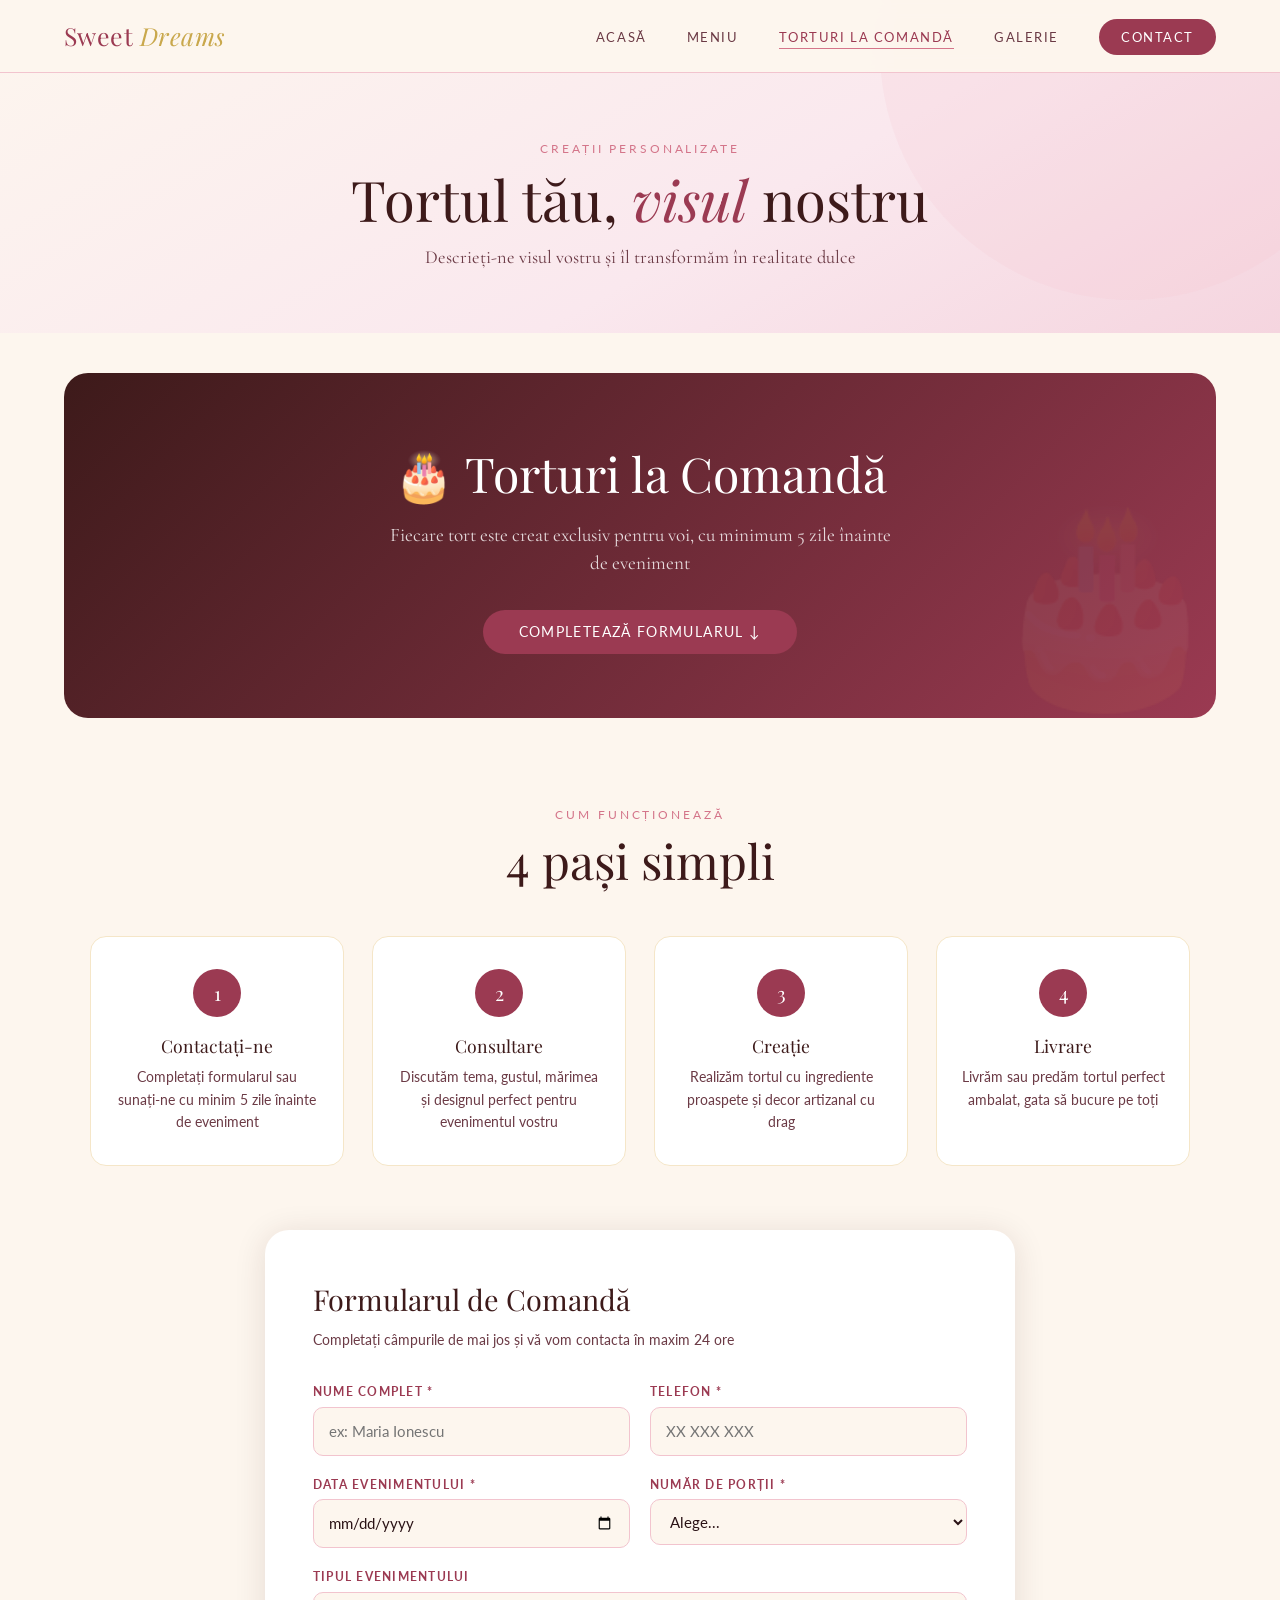
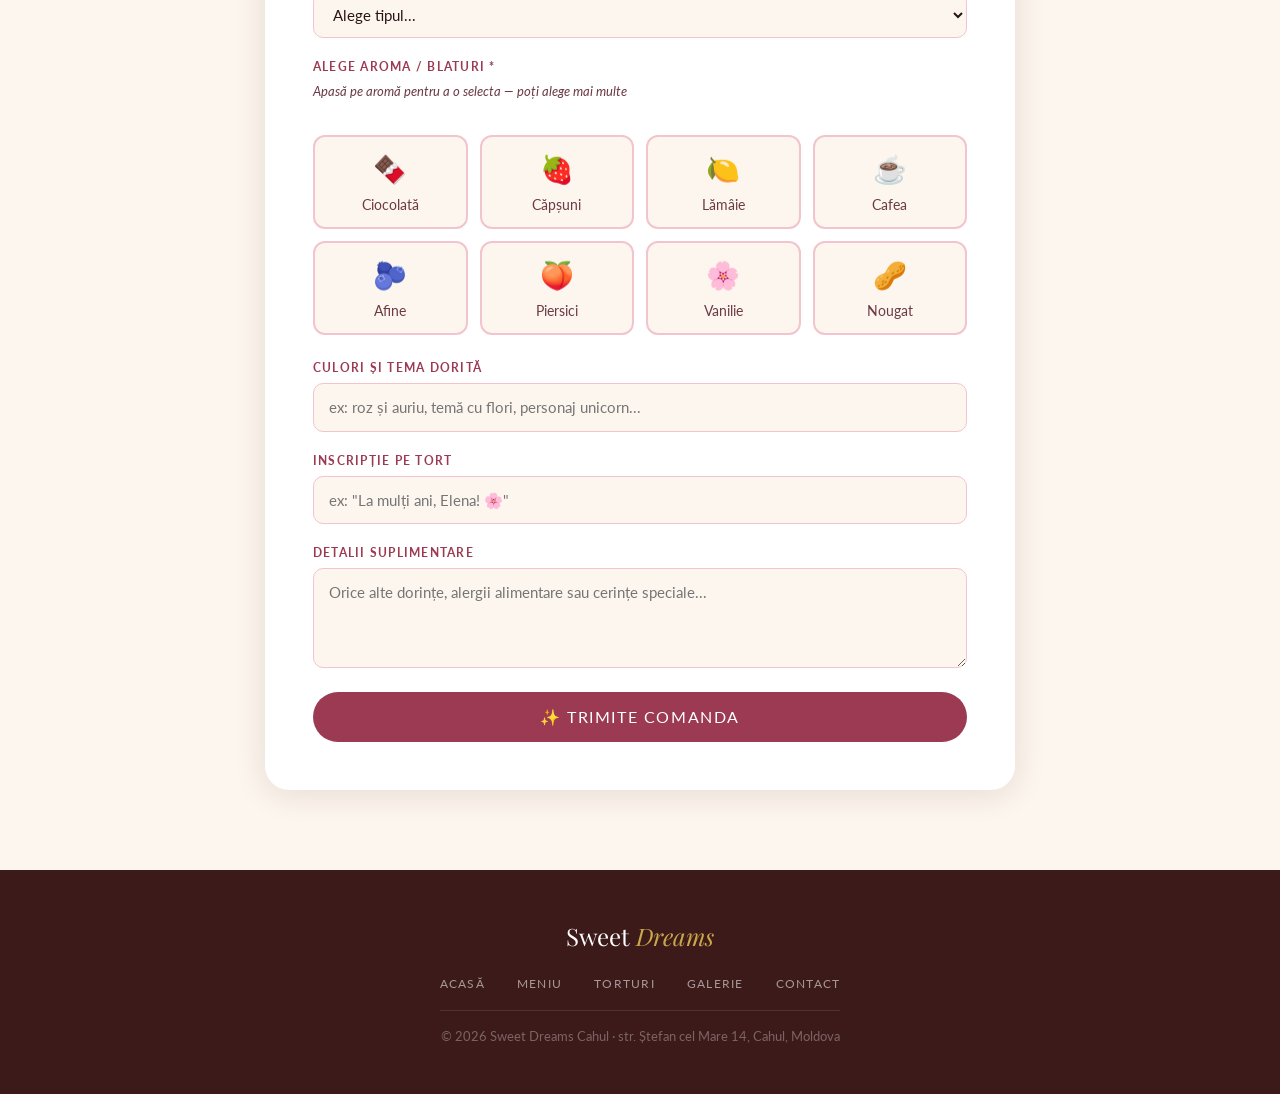
<file: pages/torturi.html>
<!DOCTYPE html>
<html lang="ro">
<head>
  <meta charset="UTF-8" />
  <meta name="viewport" content="width=device-width, initial-scale=1.0" />
  <meta name="description" content="Comandă un tort personalizat la Sweet Dreams Cahul — torturi pentru nunți, botezuri, zile de naștere." />
  <title>Sweet Dreams Cahul — Torturi la Comandă</title>
  <link rel="stylesheet" href="https://cdn.jsdelivr.net/npm/bootstrap@5.3.8/dist/css/bootstrap.min.css" />
  <!-- Stiluri proprii — vin DUPĂ Bootstrap și suprascriu tot -->
  <link rel="stylesheet" href="../css/style.css" />
  <link rel="preconnect" href="https://fonts.googleapis.com" />
  <link rel="preconnect" href="https://fonts.gstatic.com" crossorigin />
  <link href="https://fonts.googleapis.com/css2?family=Playfair+Display:ital,wght@0,400;0,700;1,400&family=Cormorant+Garamond:wght@300;400;500&family=Lato:wght@300;400;700&display=swap" rel="stylesheet" />

  <style>
    /* ── Page hero ── */
    .page-hero {
      padding: 140px 5% 60px;
      text-align: center;
      background: linear-gradient(150deg, #FDF6EE 0%, #FAE8EE 60%, #F5D5DF 100%);
      position: relative;
      overflow: hidden;
    }
    .page-hero::before {
      content: '';
      position: absolute;
      width: 500px; height: 500px;
      border-radius: 50%;
      background: var(--blush);
      opacity: 0.18;
      top: -200px; right: -100px;
      pointer-events: none;
    }

    /* ── Banner comandă ── */
    .order-hero {
      background: linear-gradient(135deg, var(--chocolate), var(--deep-rose));
      border-radius: 24px;
      padding: 4rem 3rem;
      text-align: center;
      margin: 2.5rem 5%;
      position: relative;
      overflow: hidden;
    }
    .order-hero::before {
      content: '🎂';
      position: absolute;
      font-size: 12rem;
      opacity: 0.06;
      right: -10px; bottom: -20px;
      pointer-events: none;
    }
    .order-hero h2 {
      font-family: 'Playfair Display', serif;
      font-size: clamp(1.8rem, 4vw, 3rem);
      color: var(--white);
      margin-bottom: 0.75rem;
    }
    .order-hero p {
      font-family: 'Cormorant Garamond', serif;
      color: rgba(255,255,255,0.82);
      font-size: 1.2rem;
      max-width: 520px;
      margin: 0 auto 2rem;
    }

    /* ── Pași ── */
    .torturi-steps { padding: 3rem 5% 1rem; }
    .process-steps {
      display: grid;
      grid-template-columns: repeat(auto-fit, minmax(200px, 1fr));
      gap: 1.75rem;
      max-width: 1100px;
      margin: 0 auto 2rem;
    }
    .step-card {
      background: var(--white);
      border: 1px solid var(--light-gold);
      border-radius: 16px;
      padding: 2rem 1.5rem;
      text-align: center;
      transition: transform 0.3s, box-shadow 0.3s;
    }
    .step-card:hover {
      transform: translateY(-6px);
      box-shadow: 0 14px 36px var(--shadow);
    }
    .step-num {
      width: 48px; height: 48px;
      border-radius: 50%;
      background: var(--deep-rose);
      color: var(--white);
      font-family: 'Playfair Display', serif;
      font-size: 1.2rem;
      display: flex; align-items: center; justify-content: center;
      margin: 0 auto 1rem;
    }
    .step-card h3 {
      font-family: 'Playfair Display', serif;
      font-size: 1.1rem;
      color: var(--chocolate);
      margin-bottom: 0.4rem;
    }
    .step-card p { font-size: 0.875rem; color: var(--text-mid); line-height: 1.6; }

    /* ── Formular ── */
    .torturi-form-section { padding: 1rem 5% 5rem; }

    .order-form-container {
      max-width: 750px;
      margin: 0 auto;
      background: var(--white);
      border-radius: 24px;
      padding: 3rem;
      box-shadow: 0 4px 32px var(--shadow);
    }
    .order-form-container h3 {
      font-family: 'Playfair Display', serif;
      font-size: 1.8rem;
      color: var(--chocolate);
      margin-bottom: 0.5rem;
    }
    .form-subtitle { color: var(--text-mid); margin-bottom: 2rem; font-size: 0.9rem; }

    .form-row {
      display: grid;
      grid-template-columns: 1fr 1fr;
      gap: 1.25rem;
    }
    .form-group {
      display: flex;
      flex-direction: column;
      gap: 5px;
      margin-bottom: 1.25rem;
    }
    .form-group label {
      font-size: 0.78rem;
      font-weight: 700;
      letter-spacing: 0.1em;
      text-transform: uppercase;
      color: var(--deep-rose);
    }
    .form-group input,
    .form-group select,
    .form-group textarea {
      padding: 12px 15px;
      border: 1.5px solid var(--blush);
      border-radius: 10px;
      font-family: 'Lato', sans-serif;
      font-size: 0.95rem;
      color: var(--text-dark);
      background: var(--cream);
      outline: none;
      transition: border-color 0.25s, box-shadow 0.25s;
    }
    .form-group input:focus,
    .form-group select:focus,
    .form-group textarea:focus {
      border-color: var(--rose);
      box-shadow: 0 0 0 3px rgba(212,117,138,0.15);
    }
    .form-group textarea { resize: vertical; min-height: 100px; }

    /* ── Flavor chips ── */
    .flavor-hint {
      font-size: 0.8rem;
      color: var(--text-mid);
      margin-bottom: 0.9rem;
      font-style: italic;
    }
    .flavor-grid {
      display: grid;
      grid-template-columns: repeat(auto-fill, minmax(130px, 1fr));
      gap: 0.75rem;
      margin-bottom: 1.5rem;
    }
    .flavor-chip {
      padding: 12px 10px;
      border-radius: 12px;
      border: 2px solid var(--blush);
      background: var(--cream);
      text-align: center;
      cursor: pointer;
      transition: all 0.22s ease;
      font-size: 0.85rem;
      color: var(--text-mid);
      font-family: 'Lato', sans-serif;
      user-select: none;
      position: relative;
    }
    .flavor-chip:hover {
      border-color: var(--rose);
      background: #F5C8D4;
      color: var(--deep-rose);
      transform: translateY(-3px);
      box-shadow: 0 6px 16px rgba(155,58,82,0.18);
    }
    /* SELECTAT — fundal întunecat, text alb */
    .flavor-chip.selected {
      border-color: var(--deep-rose);
      background: linear-gradient(135deg, #C45570, #8B2A42);
      color: #ffffff;
      font-weight: 700;
      transform: translateY(-3px);
      box-shadow: 0 6px 20px rgba(155,58,82,0.45);
    }
    .flavor-chip.selected::after {
      content: '✓';
      position: absolute;
      top: 5px; right: 8px;
      font-size: 0.7rem;
      font-weight: 900;
      color: rgba(255,255,255,0.95);
    }
    .flavor-chip .fc-emoji {
      font-size: 1.7rem;
      display: block;
      margin-bottom: 5px;
      transition: transform 0.22s ease;
    }
    .flavor-chip:hover .fc-emoji,
    .flavor-chip.selected .fc-emoji {
      transform: scale(1.18);
    }

    /* ── Buton submit ── */
    .form-submit {
      width: 100%; padding: 15px; font-size: 1rem;
      border: none; cursor: pointer;
      font-family: 'Lato', sans-serif; margin-top: 0.25rem;
    }
    .form-submit:disabled {
      opacity: 0.6;
      cursor: not-allowed;
      transform: none !important;
      box-shadow: none !important;
    }

    /* ── Mesaje feedback ── */
    .success-msg {
      display: none;
      background: #EAF8F0;
      border: 1px solid #6CD99A;
      border-radius: 12px;
      padding: 1rem 1.25rem;
      color: #1A6840;
      font-size: 0.9rem;
      margin-top: 1rem;
    }
    .success-msg.show { display: block; }

    .error-msg {
      display: none;
      background: #FDEDED;
      border: 1px solid #E89595;
      border-radius: 12px;
      padding: 1rem 1.25rem;
      color: #A33;
      font-size: 0.9rem;
      margin-top: 1rem;
    }
    .error-msg.show { display: block; }

    /* ── Responsive ── */
    @media (max-width: 640px) {
      .form-row { grid-template-columns: 1fr; }
      .order-form-container { padding: 1.75rem 1.25rem; }
      .flavor-grid { grid-template-columns: repeat(2, 1fr); }
      .process-steps { grid-template-columns: 1fr 1fr; }
    }
    @media (max-width: 380px) {
      .process-steps { grid-template-columns: 1fr; }
    }
  </style>
</head>
<body>

  <!-- ==================== HEADER ==================== -->
  <header>
    <nav>
      <a href="../index.html" class="nav-logo">Sweet <span>Dreams</span></a>
      <ul class="nav-links" id="navLinks">
        <li><a href="../index.html">Acasă</a></li>
        <li><a href="meniu.html">Meniu</a></li>
        <li><a href="torturi.html" class="activ">Torturi la Comandă</a></li>
        <li><a href="galerie.html">Galerie</a></li>
        <li><a href="contact.html" class="btn-nav">Contact</a></li>
      </ul>
    </nav>
  </header>

  <main>

    <!-- ══ ANTET ══ -->
    <section class="page-hero">
      <span class="section-tag">Creații personalizate</span>
      <h1 class="section-title">Tortul tău, <em>visul</em> nostru</h1>
      <p class="section-subtitle">Descrieți-ne visul vostru și îl transformăm în realitate dulce</p>
    </section>

    <!-- ══ BANNER ══ -->
    <div class="order-hero">
      <h2>🎂 Torturi la Comandă</h2>
      <p>Fiecare tort este creat exclusiv pentru voi, cu minimum 5 zile înainte de eveniment</p>
      <a href="#formComanda" class="btn-primary">Completează formularul ↓</a>
    </div>

    <!-- ══ CEI 4 PAȘI ══ -->
    <section class="torturi-steps">
      <div class="section-header">
        <span class="section-tag">Cum funcționează</span>
        <h2 class="section-title">4 pași simpli</h2>
      </div>
      <div class="process-steps">
        <div class="step-card reveal">
          <div class="step-num">1</div>
          <h3>Contactați-ne</h3>
          <p>Completați formularul sau sunați-ne cu minim 5 zile înainte de eveniment</p>
        </div>
        <div class="step-card reveal">
          <div class="step-num">2</div>
          <h3>Consultare</h3>
          <p>Discutăm tema, gustul, mărimea și designul perfect pentru evenimentul vostru</p>
        </div>
        <div class="step-card reveal">
          <div class="step-num">3</div>
          <h3>Creație</h3>
          <p>Realizăm tortul cu ingrediente proaspete și decor artizanal cu drag</p>
        </div>
        <div class="step-card reveal">
          <div class="step-num">4</div>
          <h3>Livrare</h3>
          <p>Livrăm sau predăm tortul perfect ambalat, gata să bucure pe toți</p>
        </div>
      </div>
    </section>

    <!-- ══ FORMULAR COMANDĂ ══ -->
    <section class="torturi-form-section">
      <div class="order-form-container reveal" id="formComanda">
        <h3>Formularul de Comandă</h3>
        <p class="form-subtitle">Completați câmpurile de mai jos și vă vom contacta în maxim 24 ore</p>

        <form
          action="https://api.sheetmonkey.io/form/iP1fD4zuZiKx7hQ38NaVTf"
          method="POST"
          id="torteForm"
          onsubmit="submitOrder(event)"
        >

          <div class="form-row">
            <div class="form-group">
              <label for="nume">Nume complet *</label>
              <input type="text" id="nume" name="Nume complet"
                     placeholder="ex: Maria Ionescu" required />
            </div>
            <div class="form-group">
              <label for="telefon">Telefon *</label>
              <input type="tel" id="telefon" name="Telefon"
                     placeholder="XX XXX XXX" required />
            </div>
          </div>

          <div class="form-row">
            <div class="form-group">
              <label for="data">Data evenimentului *</label>
              <input type="date" id="data" name="Data evenimentului" required />
            </div>
            <div class="form-group">
              <label for="portii">Număr de porții *</label>
              <select id="portii" name="Numar portii" required>
                <option value="">Alege...</option>
                <option value="6-8 portii (mic)">6–8 porții (mic)</option>
                <option value="10-12 portii (mediu)">10–12 porții (mediu)</option>
                <option value="15-20 portii (mare)">15–20 porții (mare)</option>
                <option value="25-30 portii (very large)">25–30 porții (very large)</option>
                <option value="30+ portii (wedding cake)">30+ porții (wedding cake)</option>
              </select>
            </div>
          </div>

          <div class="form-group">
            <label for="eveniment">Tipul evenimentului</label>
            <select id="eveniment" name="Tip eveniment">
              <option value="">Alege tipul...</option>
              <option value="Zi de nastere">🎂 Zi de naștere</option>
              <option value="Nunta">💍 Nuntă</option>
              <option value="Botez">🎊 Botez</option>
              <option value="Absolvire">🎓 Absolvire</option>
              <option value="Aniversare">💑 Aniversare</option>
              <option value="Alt eveniment">🎉 Alt eveniment</option>
            </select>
          </div>

          <!-- ── FLAVOR CHIPS ── -->
          <div class="form-group" style="margin-bottom: 0.4rem;">
            <label>Alege aroma / blaturi *</label>
            <p class="flavor-hint">Apasă pe aromă pentru a o selecta — poți alege mai multe</p>
          </div>

          <div class="flavor-grid" id="flavorGrid">
            <div class="flavor-chip" onclick="toggleFlavor(this)" data-flavor="Ciocolată">
              <span class="fc-emoji">🍫</span>Ciocolată
            </div>
            <div class="flavor-chip" onclick="toggleFlavor(this)" data-flavor="Căpșuni">
              <span class="fc-emoji">🍓</span>Căpșuni
            </div>
            <div class="flavor-chip" onclick="toggleFlavor(this)" data-flavor="Lămâie">
              <span class="fc-emoji">🍋</span>Lămâie
            </div>
            <div class="flavor-chip" onclick="toggleFlavor(this)" data-flavor="Cafea">
              <span class="fc-emoji">☕</span>Cafea
            </div>
            <div class="flavor-chip" onclick="toggleFlavor(this)" data-flavor="Afine">
              <span class="fc-emoji">🫐</span>Afine
            </div>
            <div class="flavor-chip" onclick="toggleFlavor(this)" data-flavor="Piersici">
              <span class="fc-emoji">🍑</span>Piersici
            </div>
            <div class="flavor-chip" onclick="toggleFlavor(this)" data-flavor="Vanilie">
              <span class="fc-emoji">🌸</span>Vanilie
            </div>
            <div class="flavor-chip" onclick="toggleFlavor(this)" data-flavor="Nougat">
              <span class="fc-emoji">🥜</span>Nougat
            </div>
          </div>

          <!-- Camp hidden — trimite aromele la SheetMonkey -->
          <input type="hidden" id="aromeHidden" name="Arome" value="" />

          <div class="form-group">
            <label for="tema">Culori și tema dorită</label>
            <input type="text" id="tema" name="Tema si culori"
                   placeholder="ex: roz și auriu, temă cu flori, personaj unicorn..." />
          </div>

          <div class="form-group">
            <label for="inscriptie">Inscripție pe tort</label>
            <input type="text" id="inscriptie" name="Inscriptie"
                   placeholder='ex: "La mulți ani, Elena! 🌸"' />
          </div>

          <div class="form-group">
            <label for="detalii">Detalii suplimentare</label>
            <textarea id="detalii" name="Detalii suplimentare"
                      placeholder="Orice alte dorințe, alergii alimentare sau cerințe speciale..."></textarea>
          </div>

          <button type="submit" class="btn-primary form-submit" id="submitBtn">
            ✨ Trimite Comanda
          </button>

          <div class="success-msg" id="successMsg">
            🎉 Comanda a fost trimisă cu succes! Vă vom contacta în maxim 24 ore la numărul indicat. Mulțumim!
          </div>
          <div class="error-msg" id="errorMsg">
            ⚠️ A apărut o eroare la trimitere. Vă rugăm încercați din nou sau contactați-ne telefonic.
          </div>

        </form>
      </div>
    </section>

  </main>

  <!-- ==================== FOOTER ==================== -->
  <footer>
    <div class="footer-logo">Sweet <span>Dreams</span></div>
    <ul class="footer-links">
      <li><a href="../index.html">Acasă</a></li>
      <li><a href="meniu.html">Meniu</a></li>
      <li><a href="torturi.html">Torturi</a></li>
      <li><a href="galerie.html">Galerie</a></li>
      <li><a href="contact.html">Contact</a></li>
    </ul>
    <hr class="footer-divider" />
    <p class="footer-copy">© 2026 Sweet Dreams Cahul · str. Ștefan cel Mare 14, Cahul, Moldova</p>
  </footer>

  <script src="https://cdn.jsdelivr.net/npm/bootstrap@5.3.8/dist/js/bootstrap.bundle.min.js"></script>
  <script src="../js/script.js"></script>
  <script>
    /* ── Toggle vizual chip ── */
    function toggleFlavor(el) {
      el.classList.toggle('selected');
    }

    /* ── Submit → SheetMonkey ── */
    function submitOrder(e) {
      e.preventDefault();

      var form      = e.target;
      var btn       = document.getElementById('submitBtn');
      var successEl = document.getElementById('successMsg');
      var errorEl   = document.getElementById('errorMsg');

      successEl.classList.remove('show');
      errorEl.classList.remove('show');

      /* Colectăm aromele selectate */
      var arome = [];
      document.querySelectorAll('#flavorGrid .flavor-chip.selected').forEach(function(chip) {
        arome.push(chip.getAttribute('data-flavor'));
      });

      /* Validare aromă obligatorie */
      if (arome.length === 0) {
        alert('Te rugăm să selectezi cel puțin o aromă! 🍫');
        document.getElementById('flavorGrid').scrollIntoView({ behavior: 'smooth', block: 'center' });
        return;
      }

      /* Punem aromele în câmpul hidden */
      document.getElementById('aromeHidden').value = arome.join(', ');

      /* Dezactivăm butonul pe durata trimiterii */
      btn.disabled = true;
      btn.textContent = 'Se trimite...';

      fetch(form.action, {
        method: 'POST',
        body: new FormData(form)
      })
      .then(function(r) {
        if (r.ok) {
          successEl.classList.add('show');
          form.reset();
          document.querySelectorAll('#flavorGrid .flavor-chip').forEach(function(c) {
            c.classList.remove('selected');
          });
          document.getElementById('aromeHidden').value = '';
          successEl.scrollIntoView({ behavior: 'smooth', block: 'center' });
        } else {
          errorEl.classList.add('show');
          errorEl.scrollIntoView({ behavior: 'smooth', block: 'center' });
        }
      })
      .catch(function() {
        errorEl.classList.add('show');
        errorEl.scrollIntoView({ behavior: 'smooth', block: 'center' });
      })
      .finally(function() {
        btn.disabled = false;
        btn.textContent = '✨ Trimite Comanda';
      });
    }
  </script>

</body>
</html>
</file>
<file: css/style.css>
/* ================================================
   Sweet Dreams Cahul — style.css
   Autor: Nicolaev Adelina | Grupa W2421
   ================================================ */

@import url('https://fonts.googleapis.com/css2?family=Playfair+Display:ital,wght@0,400;0,700;1,400&family=Cormorant+Garamond:wght@300;400;500&family=Lato:wght@300;400;700&display=swap');

/* ================================================
   RESET BOOTSTRAP — anulează modificările Bootstrap
   care ar putea schimba aspectul site-ului
   ================================================ */
*, *::before, *::after {
  box-sizing: border-box !important;
  margin: 0;
  padding: 0;
}

/* Bootstrap schimbă font-size pe <html> — îl resetăm */
html {
  font-size: 16px !important;
  scroll-behavior: smooth;
}

/* Bootstrap adaugă margin-bottom pe headings, p, ul — le resetăm */
h1, h2, h3, h4, h5, h6 {
  margin-top: 0 !important;
  margin-bottom: 0 !important;
  font-weight: inherit !important;
  line-height: inherit !important;
  font-size: inherit !important;
}

p {
  margin-top: 0 !important;
  margin-bottom: 0 !important;
}

ul, ol {
  margin-top: 0 !important;
  margin-bottom: 0 !important;
  padding-left: 0 !important;
  list-style: none !important;
}

/* Bootstrap schimbă culoarea și text-decoration pe <a> */
a {
  color: inherit !important;
  text-decoration: none !important;
}

/* Bootstrap pune border pe img */
img {
  max-width: 100%;
  display: block;
  border-style: none;
  vertical-align: middle;
}

/* Bootstrap schimbă font pe button/input/select/textarea */
button, input, select, textarea {
  font-family: inherit !important;
  font-size: inherit !important;
  line-height: inherit !important;
  margin: 0;
}

button {
  cursor: pointer;
  background: transparent;
  border: none;
  padding: 0;
}

/* Bootstrap adaugă border-bottom pe <hr> */
hr {
  margin: 0 !important;
  color: inherit !important;
  border: none !important;
  opacity: 1 !important;
}

/* ================================================
   VARIABILE CSS
   ================================================ */
:root {
  --cream:      #FDF6EE;
  --blush:      #F2C4CE;
  --rose:       #D4758A;
  --deep-rose:  #9B3A52;
  --chocolate:  #3D1A1A;
  --gold:       #C9A84C;
  --light-gold: #F5E6C8;
  --white:      #FFFFFF;
  --text-dark:  #2A1215;
  --text-mid:   #6B3A45;
  --shadow:     rgba(61,26,26,0.12);
}

/* ================================================
   BASE
   ================================================ */
body {
  font-family: 'Lato', sans-serif !important;
  background-color: var(--cream) !important;
  color: var(--text-dark) !important;
  overflow-x: hidden;
  line-height: 1.5 !important;
}

/* ================================================
   ANIMAȚII GLOBALE
   ================================================ */
@keyframes fadeUp {
  from { opacity: 0; transform: translateY(30px); }
  to   { opacity: 1; transform: translateY(0); }
}
@keyframes fadeIn {
  from { opacity: 0; }
  to   { opacity: 1; }
}
@keyframes floatAround {
  0%, 100% { transform: translateY(0) rotate(0deg); }
  50%       { transform: translateY(-18px) rotate(5deg); }
}

/* Reveal on scroll */
.reveal {
  opacity: 0;
  transform: translateY(28px);
  transition: opacity 0.75s ease, transform 0.75s ease;
}
.reveal.visible {
  opacity: 1;
  transform: translateY(0);
}

/* ================================================
   HEADER & NAV
   ================================================ */
header {
  position: fixed;
  top: 0; left: 0;
  width: 100%;
  z-index: 1000;
  background-color: rgba(253, 246, 238, 0.96) !important;
  backdrop-filter: blur(10px);
  border-bottom: 1px solid var(--blush) !important;
  transition: box-shadow 0.3s;
}

header.scrolled {
  box-shadow: 0 2px 24px var(--shadow) !important;
}

nav {
  display: flex !important;
  align-items: center !important;
  justify-content: space-between !important;
  padding: 0 5% !important;
  height: 72px !important;
  background: transparent !important;
  border: none !important;
}

.nav-logo {
  font-family: 'Playfair Display', serif !important;
  font-size: 1.55rem !important;
  color: var(--deep-rose) !important;
  letter-spacing: 0.02em;
  transition: opacity 0.2s;
  text-decoration: none !important;
}
.nav-logo:hover { opacity: 0.8; }
.nav-logo span  { color: var(--gold) !important; font-style: italic; }

.nav-links {
  display: flex !important;
  gap: 2.5rem !important;
  list-style: none !important;
  margin: 0 !important;
  padding: 0 !important;
}

.nav-links a {
  font-size: 0.82rem !important;
  letter-spacing: 0.12em;
  text-transform: uppercase;
  color: var(--text-mid) !important;
  position: relative;
  padding-bottom: 4px !important;
  padding-top: 0 !important;
  padding-left: 0 !important;
  padding-right: 0 !important;
  transition: color 0.3s;
  text-decoration: none !important;
  background: none !important;
  border: none !important;
}

.nav-links a::after {
  content: '';
  position: absolute;
  bottom: 0; left: 0; right: 0;
  height: 1px;
  background: var(--rose);
  transform: scaleX(0);
  transform-origin: center;
  transition: transform 0.3s;
}

.nav-links a:hover,
.nav-links a.activ {
  color: var(--deep-rose) !important;
}

.nav-links a:hover::after,
.nav-links a.activ::after {
  transform: scaleX(1);
}

.nav-links a.btn-nav {
  background-color: var(--deep-rose) !important;
  color: var(--white) !important;
  padding: 10px 22px !important;
  border-radius: 30px !important;
  transition: background-color 0.3s, transform 0.2s !important;
}
.nav-links a.btn-nav::after { display: none !important; }
.nav-links a.btn-nav:hover {
  background-color: var(--chocolate) !important;
  transform: translateY(-1px);
}
.nav-links a.btn-nav.activ {
  background-color: var(--chocolate) !important;
  color: var(--white) !important;
}

/* Hamburger */
.hamburger {
  display: none;
  flex-direction: column;
  gap: 5px;
  cursor: pointer;
  padding: 4px;
  background: none !important;
  border: none !important;
}
.hamburger span {
  display: block;
  width: 24px; height: 2px;
  background: var(--deep-rose);
  border-radius: 2px;
  transition: all 0.3s;
}
.hamburger.open span:nth-child(1) { transform: translateY(7px) rotate(45deg); }
.hamburger.open span:nth-child(2) { opacity: 0; }
.hamburger.open span:nth-child(3) { transform: translateY(-7px) rotate(-45deg); }

/* ================================================
   BUTOANE
   ================================================ */
.btn-primary {
  display: inline-block !important;
  background-color: var(--deep-rose) !important;
  color: var(--white) !important;
  padding: 14px 36px !important;
  border-radius: 40px !important;
  font-size: 0.85rem !important;
  letter-spacing: 0.1em;
  text-transform: uppercase;
  border: none !important;
  cursor: pointer;
  font-family: 'Lato', sans-serif !important;
  transition: background-color 0.3s, transform 0.25s, box-shadow 0.3s !important;
  text-decoration: none !important;
  line-height: normal !important;
  box-shadow: none !important;
}
.btn-primary:hover {
  background-color: var(--chocolate) !important;
  transform: translateY(-2px) !important;
  box-shadow: 0 8px 24px rgba(155,58,82,0.35) !important;
  color: var(--white) !important;
}

.btn-outline {
  display: inline-block !important;
  background-color: transparent !important;
  color: var(--deep-rose) !important;
  padding: 13px 36px !important;
  border-radius: 40px !important;
  font-size: 0.85rem !important;
  letter-spacing: 0.1em;
  text-transform: uppercase;
  border: 1.5px solid var(--rose) !important;
  cursor: pointer;
  font-family: 'Lato', sans-serif !important;
  transition: background-color 0.3s, transform 0.25s !important;
  text-decoration: none !important;
}
.btn-outline:hover {
  background-color: var(--blush) !important;
  transform: translateY(-2px);
  color: var(--deep-rose) !important;
}

/* ================================================
   TITLURI SECȚIUNI
   ================================================ */
.section-tag {
  display: block;
  font-size: 0.72rem;
  letter-spacing: 0.25em;
  text-transform: uppercase;
  color: var(--rose);
  margin-bottom: 0.6rem !important;
}

.section-title {
  font-family: 'Playfair Display', serif !important;
  font-size: clamp(2rem, 4vw, 3rem) !important;
  color: var(--chocolate) !important;
  line-height: 1.15 !important;
  margin-bottom: 0.75rem !important;
  font-weight: 400 !important;
}
.section-title em {
  font-style: italic;
  color: var(--deep-rose);
}

.section-subtitle {
  font-family: 'Cormorant Garamond', serif !important;
  color: var(--text-mid) !important;
  font-size: 1.15rem !important;
  max-width: 520px;
  margin: 0 auto !important;
  line-height: 1.6 !important;
}

.section-header {
  text-align: center;
  margin-bottom: 3rem !important;
}

/* ================================================
   HERO
   ================================================ */
.hero {
  min-height: 100vh;
  display: flex;
  align-items: center;
  justify-content: center;
  text-align: center;
  padding: 100px 5% 60px;
  background: linear-gradient(160deg, #FDF6EE 0%, #FAE8EE 55%, #F5D5DF 100%) !important;
  position: relative;
  overflow: hidden;
}
.hero::before, .hero::after {
  content: '';
  position: absolute;
  border-radius: 50%;
  background: var(--blush);
  opacity: 0.22;
  pointer-events: none;
}
.hero::before { width: 600px; height: 600px; top: -150px; right: -100px; }
.hero::after  { width: 380px; height: 380px; bottom: -120px; left: -80px; }

.floating-items {
  position: absolute; inset: 0;
  pointer-events: none; z-index: 1;
}
.float-item {
  position: absolute;
  font-size: 2.4rem;
  opacity: 0.45;
  animation: floatAround 6s ease-in-out infinite;
}
.fi1 { top: 14%; left: 7%;     animation-delay: 0s;   font-size: 2.6rem; }
.fi2 { top: 22%; right: 6%;    animation-delay: 1s;   font-size: 2rem; }
.fi3 { bottom: 22%; left: 14%; animation-delay: 2s;   font-size: 1.9rem; }
.fi4 { bottom: 28%; right: 9%; animation-delay: 3s;   font-size: 2.5rem; }
.fi5 { top: 58%; left: 3%;     animation-delay: 1.5s; font-size: 1.6rem; }

.hero-content {
  position: relative; z-index: 2;
  max-width: 780px;
  animation: fadeUp 1s ease both;
}

.hero-badge {
  display: inline-block;
  border: 1px solid var(--rose);
  color: var(--rose);
  font-size: 0.72rem;
  letter-spacing: 0.2em;
  text-transform: uppercase;
  padding: 6px 20px;
  border-radius: 30px;
  margin-bottom: 1.5rem !important;
  animation: fadeIn 1s ease 0.3s both;
}

.hero h1 {
  font-family: 'Playfair Display', serif !important;
  font-size: clamp(3rem, 7vw, 5.5rem) !important;
  color: var(--chocolate) !important;
  line-height: 1.1 !important;
  margin-bottom: 1rem !important;
  font-weight: 400 !important;
}
.hero h1 em { font-style: italic; color: var(--deep-rose); }

.hero-sub {
  font-family: 'Cormorant Garamond', serif !important;
  font-size: 1.3rem !important;
  color: var(--text-mid) !important;
  margin-bottom: 2.5rem !important;
  font-weight: 300;
  animation: fadeUp 1s ease 0.4s both;
}

.hero-btns {
  display: flex;
  gap: 1rem;
  justify-content: center;
  flex-wrap: wrap;
  animation: fadeUp 1s ease 0.6s both;
}

.hero-stats {
  display: flex;
  gap: 3rem;
  justify-content: center;
  margin-top: 3rem !important;
  padding-top: 2rem;
  border-top: 1px solid rgba(212,117,138,0.28);
  flex-wrap: wrap;
  animation: fadeUp 1s ease 0.8s both;
}
.stat-num {
  font-family: 'Playfair Display', serif !important;
  font-size: 2rem !important;
  color: var(--deep-rose);
  display: block;
}
.stat-label {
  font-size: 0.75rem;
  letter-spacing: 0.14em;
  text-transform: uppercase;
  color: var(--text-mid);
}

/* ================================================
   FEATURES
   ================================================ */
.features {
  padding: 5rem 5%;
  background-color: var(--white);
}
.features-grid {
  display: grid;
  grid-template-columns: repeat(auto-fit, minmax(220px, 1fr));
  gap: 2rem;
  max-width: 1100px;
  margin: 0 auto !important;
}
.feature-card {
  text-align: center;
  padding: 2.5rem 1.5rem;
  border: 1px solid var(--light-gold);
  border-radius: 18px;
  background-color: var(--cream);
  transition: transform 0.3s, box-shadow 0.3s, border-color 0.3s;
}
.feature-card:hover {
  transform: translateY(-8px);
  box-shadow: 0 16px 40px var(--shadow);
  border-color: var(--blush);
}
.feature-icon { font-size: 2.6rem; margin-bottom: 1rem !important; }
.feature-card h3 {
  font-family: 'Playfair Display', serif !important;
  font-size: 1.15rem !important;
  color: var(--chocolate) !important;
  margin-bottom: 0.5rem !important;
  font-weight: 400 !important;
}
.feature-card p { font-size: 0.9rem; color: var(--text-mid); line-height: 1.6; }

/* ================================================
   PRODUSE
   ================================================ */
.products {
  padding: 5rem 5%;
  background-color: var(--cream);
}
.products-grid {
  display: grid;
  grid-template-columns: repeat(auto-fit, minmax(270px, 1fr));
  gap: 2rem;
  max-width: 1100px;
  margin: 0 auto 2.5rem !important;
}
.products-cta { text-align: center; }

.product-card {
  background-color: var(--white);
  border-radius: 20px;
  overflow: hidden;
  box-shadow: 0 2px 14px var(--shadow);
  transition: transform 0.35s, box-shadow 0.35s;
}
.product-card:hover {
  transform: translateY(-8px);
  box-shadow: 0 20px 48px var(--shadow);
}
.product-img {
  height: 190px;
  display: flex;
  align-items: center;
  justify-content: center;
  font-size: 5rem;
  position: relative;
  overflow: hidden;
}
.product-img img {
  width: 100%; height: 100%;
  object-fit: cover; display: block;
  transition: transform 0.45s ease;
}
.product-card:hover .product-img img { transform: scale(1.07); }
.product-img .img-fallback {
  width: 100%; height: 100%;
  display: flex; align-items: center; justify-content: center;
  font-size: 5rem;
}

.bg-blush { background: linear-gradient(135deg, #FAE8EE, #F2C4CE); }
.bg-cream { background: linear-gradient(135deg, #FDF6EE, #F5E6C8); }
.bg-brown { background: linear-gradient(135deg, #F0E0D6, #DFB9A0); }
.bg-pink  { background: linear-gradient(135deg, #FDE8F0, #F2C4CE); }

.product-badge {
  position: absolute; top: 12px; right: 12px;
  background: var(--deep-rose); color: var(--white);
  font-size: 0.65rem; letter-spacing: 0.12em;
  text-transform: uppercase; padding: 4px 10px;
  border-radius: 20px;
}
.product-body { padding: 1.2rem 1.5rem 1.5rem; }
.product-body h3 {
  font-family: 'Playfair Display', serif !important;
  font-size: 1.2rem !important; color: var(--chocolate) !important;
  margin-bottom: 0.4rem !important; font-weight: 400 !important;
}
.product-body p {
  font-size: 0.875rem; color: var(--text-mid);
  line-height: 1.6; margin-bottom: 1rem !important;
}
.product-footer {
  display: flex; align-items: center; justify-content: space-between;
}
.price {
  font-family: 'Playfair Display', serif !important;
  font-size: 1.3rem !important; color: var(--deep-rose);
}
.add-btn {
  background-color: var(--blush) !important;
  color: var(--deep-rose) !important;
  border: none !important; padding: 8px 18px !important;
  border-radius: 20px !important; font-size: 0.8rem !important;
  cursor: pointer; font-family: 'Lato', sans-serif !important;
  transition: background-color 0.25s, color 0.25s, transform 0.2s !important;
  text-decoration: none !important; display: inline-block;
}
.add-btn:hover {
  background-color: var(--deep-rose) !important;
  color: var(--white) !important;
  transform: scale(1.04);
}

/* ================================================
   TESTIMONIALE
   ================================================ */
.reviews { padding: 5rem 5%; background-color: var(--white); }
.reviews-grid {
  display: grid;
  grid-template-columns: repeat(auto-fit, minmax(265px, 1fr));
  gap: 1.5rem; max-width: 1050px; margin: 0 auto !important;
}
.review-card {
  background-color: var(--cream); padding: 1.75rem;
  border-radius: 18px; border: 1px solid var(--light-gold);
  transition: transform 0.3s, box-shadow 0.3s;
}
.review-card:hover { transform: translateY(-5px); box-shadow: 0 12px 32px var(--shadow); }
.review-stars {
  color: var(--gold); font-size: 1rem;
  margin-bottom: 0.75rem !important; letter-spacing: 2px;
}
.review-card p {
  font-family: 'Cormorant Garamond', serif !important;
  font-style: italic; font-size: 1.1rem !important;
  color: var(--text-dark) !important;
  line-height: 1.6; margin-bottom: 1rem !important;
}
.review-name { font-size: 0.85rem; font-weight: 700; color: var(--deep-rose); }

/* ================================================
   PAGE HERO (pagini interioare)
   ================================================ */
.page-hero {
  padding: 140px 5% 60px;
  text-align: center;
  background: linear-gradient(150deg, #FDF6EE 0%, #FAE8EE 60%, #F5D5DF 100%) !important;
  position: relative; overflow: hidden;
}
.page-hero::before {
  content: ''; position: absolute;
  width: 500px; height: 500px; border-radius: 50%;
  background: var(--blush); opacity: 0.18;
  top: -200px; right: -100px; pointer-events: none;
}
.page-hero .section-title { font-size: clamp(2.2rem, 5vw, 3.5rem) !important; }

/* ================================================
   MENIU PAGE
   ================================================ */
.menu-categories {
  display: flex; gap: 1rem; justify-content: center;
  flex-wrap: wrap; padding: 2rem 5% 2.5rem;
  background: var(--cream);
}
.cat-btn {
  padding: 10px 24px !important; border-radius: 30px !important;
  font-size: 0.8rem !important; letter-spacing: 0.1em;
  text-transform: uppercase; border: 1.5px solid var(--blush) !important;
  background: transparent !important; color: var(--text-mid) !important;
  cursor: pointer; font-family: 'Lato', sans-serif !important;
  transition: all 0.25s; line-height: normal !important;
}
.cat-btn.active, .cat-btn:hover {
  background: var(--deep-rose) !important;
  color: var(--white) !important;
  border-color: var(--deep-rose) !important;
}
.menu-page { padding: 0 5% 5rem; background: var(--cream); }
.menu-grid {
  display: grid;
  grid-template-columns: repeat(auto-fill, minmax(265px, 1fr));
  gap: 1.75rem; max-width: 1200px; margin: 0 auto 3rem !important;
}
.menu-card {
  background: var(--white); border-radius: 20px;
  overflow: hidden; transition: all 0.35s;
  box-shadow: 0 2px 12px var(--shadow);
}
.menu-card:hover { transform: translateY(-8px); box-shadow: 0 16px 40px var(--shadow); }
.menu-card-img {
  height: 200px; display: flex; align-items: center;
  justify-content: center; font-size: 5rem;
  position: relative; overflow: hidden;
}
.menu-card-img img {
  width: 100%; height: 100%; object-fit: cover;
  display: block; transition: transform 0.45s ease;
}
.menu-card:hover .menu-card-img img { transform: scale(1.07); }
.menu-card-img .img-fallback {
  position: absolute; inset: 0;
  display: flex; align-items: center; justify-content: center; font-size: 5rem;
}

.mc-blush { background: linear-gradient(135deg, #FAE8EE, #F5D5DF); }
.mc-cream { background: linear-gradient(135deg, #FDF6EE, #F5E6C8); }
.mc-brown { background: linear-gradient(135deg, #F0E0D6, #DFB9A0); }
.mc-pink  { background: linear-gradient(135deg, #FDE8F0, #F2C4CE); }

.menu-card-badge {
  position: absolute; top: 12px; right: 12px;
  background: var(--deep-rose); color: var(--white);
  font-size: 0.65rem; letter-spacing: 0.15em;
  text-transform: uppercase; padding: 4px 10px; border-radius: 20px;
}
.menu-card-body { padding: 1.25rem 1.5rem 1.5rem; }
.menu-card-body h3 {
  font-family: 'Playfair Display', serif !important;
  font-size: 1.2rem !important; color: var(--chocolate) !important;
  margin-bottom: 0.4rem !important; font-weight: 400 !important;
}
.menu-card-body p {
  font-size: 0.875rem; color: var(--text-mid);
  line-height: 1.55; margin-bottom: 1rem !important;
}
.menu-card-footer { display: flex; align-items: center; justify-content: space-between; }
.menu-card-footer .price {
  font-family: 'Playfair Display', serif !important;
  font-size: 1.3rem !important; color: var(--deep-rose);
}
.menu-card-footer .price sup { font-size: 0.75rem; vertical-align: top; margin-top: 4px; }

/* ================================================
   TORTURI PAGE
   ================================================ */
.order-hero {
  background: linear-gradient(135deg, var(--chocolate), var(--deep-rose));
  border-radius: 24px; padding: 4rem 3rem; text-align: center;
  margin: 2.5rem 5%; position: relative; overflow: hidden;
}
.order-hero::before {
  content: '🎂'; position: absolute;
  font-size: 12rem; opacity: 0.06;
  right: -10px; bottom: -20px; pointer-events: none;
}
.order-hero h2 {
  font-family: 'Playfair Display', serif !important;
  font-size: clamp(1.8rem, 4vw, 3rem) !important;
  color: var(--white) !important; margin-bottom: 0.75rem !important;
  font-weight: 400 !important;
}
.order-hero p {
  font-family: 'Cormorant Garamond', serif !important;
  color: rgba(255,255,255,0.82) !important;
  font-size: 1.2rem !important; max-width: 520px;
  margin: 0 auto 2rem !important;
}

.torturi-steps { padding: 3rem 5% 1rem; }
.process-steps {
  display: grid;
  grid-template-columns: repeat(auto-fit, minmax(200px, 1fr));
  gap: 1.75rem; max-width: 1100px; margin: 0 auto 2rem !important;
}
.step-card {
  background: var(--white); border: 1px solid var(--light-gold);
  border-radius: 16px; padding: 2rem 1.5rem; text-align: center;
  transition: transform 0.3s, box-shadow 0.3s;
}
.step-card:hover { transform: translateY(-6px); box-shadow: 0 14px 36px var(--shadow); }
.step-num {
  width: 48px; height: 48px; border-radius: 50%;
  background: var(--deep-rose); color: var(--white);
  font-family: 'Playfair Display', serif !important;
  font-size: 1.2rem !important;
  display: flex; align-items: center; justify-content: center;
  margin: 0 auto 1rem !important;
}
.step-card h3 {
  font-family: 'Playfair Display', serif !important;
  font-size: 1.1rem !important; color: var(--chocolate) !important;
  margin-bottom: 0.4rem !important; font-weight: 400 !important;
}
.step-card p { font-size: 0.875rem; color: var(--text-mid); line-height: 1.6; }

.torturi-form-section { padding: 1rem 5% 5rem; }
.order-form-container {
  max-width: 750px; margin: 0 auto !important;
  background: var(--white); border-radius: 24px;
  padding: 3rem; box-shadow: 0 4px 32px var(--shadow);
}
.order-form-container h3 {
  font-family: 'Playfair Display', serif !important;
  font-size: 1.8rem !important; color: var(--chocolate) !important;
  margin-bottom: 0.5rem !important; font-weight: 400 !important;
}
.form-subtitle { color: var(--text-mid); margin-bottom: 2rem !important; font-size: 0.9rem; }

.form-row {
  display: grid; grid-template-columns: 1fr 1fr;
  gap: 1.25rem; margin-bottom: 0;
}
.form-group {
  display: flex; flex-direction: column;
  gap: 5px; margin-bottom: 1.25rem !important;
}
.form-group label {
  font-size: 0.78rem !important; font-weight: 700 !important;
  letter-spacing: 0.1em; text-transform: uppercase;
  color: var(--deep-rose) !important; margin-bottom: 0 !important;
}
.form-group input,
.form-group select,
.form-group textarea {
  padding: 12px 15px !important;
  border: 1.5px solid var(--blush) !important;
  border-radius: 10px !important;
  font-family: 'Lato', sans-serif !important;
  font-size: 0.95rem !important; color: var(--text-dark) !important;
  background: var(--cream) !important; outline: none;
  transition: border-color 0.25s, box-shadow 0.25s;
  box-shadow: none !important; width: 100%;
}
.form-group input:focus,
.form-group select:focus,
.form-group textarea:focus {
  border-color: var(--rose) !important;
  box-shadow: 0 0 0 3px rgba(212,117,138,0.15) !important;
}
.form-group textarea { resize: vertical; min-height: 100px; }

/* Flavor chips */
.flavor-hint {
  font-size: 0.8rem; color: var(--text-mid);
  margin-bottom: 0.9rem !important; font-style: italic;
}
.flavor-grid {
  display: grid;
  grid-template-columns: repeat(auto-fill, minmax(130px, 1fr));
  gap: 0.75rem; margin-bottom: 1.5rem !important;
}
.flavor-chip {
  padding: 12px 10px; border-radius: 12px;
  border: 2px solid var(--blush) !important;
  background: var(--cream) !important; text-align: center;
  cursor: pointer; transition: all 0.22s ease;
  font-size: 0.85rem; color: var(--text-mid);
  font-family: 'Lato', sans-serif !important;
  user-select: none; position: relative;
}
.flavor-chip:hover {
  border-color: var(--rose) !important;
  background: #F5C8D4 !important;
  color: var(--deep-rose);
  transform: translateY(-3px);
  box-shadow: 0 6px 16px rgba(155,58,82,0.18);
}
.flavor-chip.selected {
  border-color: var(--deep-rose) !important;
  background: linear-gradient(135deg, #C45570, #8B2A42) !important;
  color: #ffffff !important; font-weight: 700;
  transform: translateY(-3px);
  box-shadow: 0 6px 20px rgba(155,58,82,0.45);
}
.flavor-chip.selected::after {
  content: '✓'; position: absolute; top: 5px; right: 8px;
  font-size: 0.7rem; font-weight: 900; color: rgba(255,255,255,0.95);
}
.flavor-chip .fc-emoji {
  font-size: 1.7rem; display: block;
  margin-bottom: 5px !important; transition: transform 0.22s ease;
}
.flavor-chip:hover .fc-emoji,
.flavor-chip.selected .fc-emoji { transform: scale(1.18); }

.form-submit {
  width: 100% !important; padding: 15px !important;
  font-size: 1rem !important; border: none !important;
  cursor: pointer; font-family: 'Lato', sans-serif !important;
  margin-top: 0.25rem !important;
}
.form-submit:disabled { opacity: 0.6; cursor: not-allowed; }

.success-msg {
  display: none; background: #EAF8F0;
  border: 1px solid #6CD99A; border-radius: 12px;
  padding: 1rem 1.25rem; color: #1A6840;
  font-size: 0.9rem; margin-top: 1rem !important;
}
.success-msg.show { display: block; }

.error-msg {
  display: none; background: #FDEDED;
  border: 1px solid #E89595; border-radius: 12px;
  padding: 1rem 1.25rem; color: #A33;
  font-size: 0.9rem; margin-top: 1rem !important;
}
.error-msg.show { display: block; }

/* ================================================
   GALERIE
   ================================================ */
.gallery-filters {
  display: flex; gap: 0.75rem; justify-content: center;
  flex-wrap: wrap; padding: 2rem 5% 0.5rem;
}
.gal-filter-btn {
  padding: 10px 24px !important; border-radius: 30px !important;
  font-size: 0.8rem !important; letter-spacing: 0.1em;
  text-transform: uppercase; border: 1.5px solid var(--blush) !important;
  background: transparent !important; color: var(--text-mid) !important;
  cursor: pointer; font-family: 'Lato', sans-serif !important;
  transition: all 0.25s; line-height: normal !important;
}
.gal-filter-btn.active, .gal-filter-btn:hover {
  background: var(--deep-rose) !important;
  color: var(--white) !important;
  border-color: var(--deep-rose) !important;
}
.gallery-main { padding: 2.5rem 5% 1rem; max-width: 1280px; margin: 0 auto !important; }
.gallery-grid {
  display: grid;
  grid-template-columns: repeat(4, 1fr);
  grid-auto-rows: 210px; gap: 1rem;
}
.gallery-item {
  border-radius: 18px; overflow: hidden;
  position: relative; cursor: pointer;
  transition: transform 0.35s, box-shadow 0.35s;
}
.gallery-item:hover { transform: scale(1.025); box-shadow: 0 20px 48px rgba(61,26,26,0.22); z-index: 2; }
.gallery-item.tall  { grid-row: span 2; }
.gallery-item.wide  { grid-column: span 2; }
.g-inner {
  width: 100%; height: 100%;
  position: relative; display: flex;
  align-items: center; justify-content: center;
}
.g-inner img { width: 100%; height: 100%; object-fit: cover; display: block; transition: transform 0.45s ease; }
.gallery-item:hover .g-inner img { transform: scale(1.12); }
.g-emoji {
  position: absolute; inset: 0;
  display: flex; align-items: center; justify-content: center;
  font-size: 4.5rem; transition: transform 0.45s ease;
}
.gallery-item:hover .g-emoji { transform: scale(1.12); }
.gallery-overlay {
  position: absolute; inset: 0;
  background: linear-gradient(to top, rgba(61,26,26,0.72) 0%, transparent 60%);
  opacity: 0; transition: opacity 0.35s;
  display: flex; flex-direction: column;
  justify-content: flex-end; padding: 1.25rem 1.1rem;
  pointer-events: none;
}
.gallery-item:hover .gallery-overlay { opacity: 1; }
.gallery-label {
  color: var(--white); font-family: 'Playfair Display', serif !important;
  font-size: 1rem !important; transform: translateY(8px); transition: transform 0.35s;
}
.gallery-item:hover .gallery-label { transform: translateY(0); }
.gallery-cat-tag {
  font-size: 0.68rem; letter-spacing: 0.18em; text-transform: uppercase;
  color: var(--blush); margin-bottom: 0.25rem !important;
  transform: translateY(8px); transition: transform 0.35s 0.03s;
}
.gallery-item:hover .gallery-cat-tag { transform: translateY(0); }

.g1  { background: linear-gradient(135deg, #FAE8EE, #F2C4CE); }
.g2  { background: linear-gradient(135deg, #FDF6EE, #F5E6C8); }
.g3  { background: linear-gradient(135deg, #F0E0D6, #DEB49E); }
.g4  { background: linear-gradient(135deg, #EDD5E8, #D4A8CC); }
.g5  { background: linear-gradient(135deg, #D4E8D0, #A8CCAA); }
.g6  { background: linear-gradient(135deg, #D0E4F0, #A0C8DC); }
.g7  { background: linear-gradient(135deg, #F5E6C8, #EDCA88); }
.g8  { background: linear-gradient(135deg, #F2C4CE, #D4758A); }
.g9  { background: linear-gradient(135deg, #C4D4F2, #8A9FD4); }
.g10 { background: linear-gradient(135deg, #F0D4E8, #CC8ABE); }
.g11 { background: linear-gradient(135deg, #FAF0D0, #E8C870); }
.g12 { background: linear-gradient(135deg, #E8D0FA, #C090D8); }

.gallery-stats {
  display: flex; justify-content: center; gap: 4rem;
  padding: 2.5rem 5%; background: var(--white);
  margin: 2rem 0 0 !important;
  border-top: 1px solid var(--light-gold);
  border-bottom: 1px solid var(--light-gold); flex-wrap: wrap;
}
.g-stat { text-align: center; }
.g-stat-num {
  font-family: 'Playfair Display', serif !important;
  font-size: 2.2rem !important; color: var(--deep-rose); display: block;
}
.g-stat-label { font-size: 0.75rem; letter-spacing: 0.15em; text-transform: uppercase; color: var(--text-mid); }

.gallery-cta {
  text-align: center; padding: 4rem 5% 5rem;
  background: linear-gradient(160deg, #FDF6EE 0%, #FAE8EE 100%);
}
.gallery-cta p {
  font-family: 'Cormorant Garamond', serif !important;
  font-size: 1.3rem !important; color: var(--text-mid) !important;
  margin-bottom: 1.5rem !important;
}

/* Lightbox */
.lightbox {
  display: none; position: fixed; inset: 0;
  background: rgba(61,26,26,0.88); z-index: 9999;
  align-items: center; justify-content: center;
  backdrop-filter: blur(6px); padding: 1.5rem;
}
.lightbox.open { display: flex; }
.lightbox-inner {
  background: var(--white); border-radius: 24px;
  overflow: hidden; max-width: 520px; width: 100%;
  position: relative; animation: scaleIn 0.3s ease;
}
@keyframes scaleIn {
  from { opacity: 0; transform: scale(0.88); }
  to   { opacity: 1; transform: scale(1); }
}
.lightbox-media { width: 100%; height: 320px; position: relative; overflow: hidden; }
.lightbox-media img { width: 100%; height: 100%; object-fit: cover; display: block; }
.lightbox-media .lb-emoji {
  position: absolute; inset: 0;
  display: flex; align-items: center; justify-content: center; font-size: 7rem;
}
.lightbox-body { padding: 1.75rem 2rem 2rem; text-align: center; }
.lightbox-title {
  font-family: 'Playfair Display', serif !important;
  font-size: 1.5rem !important; color: var(--chocolate) !important;
  margin-bottom: 0.5rem !important; font-weight: 400 !important;
}
.lightbox-sub {
  font-family: 'Cormorant Garamond', serif !important;
  color: var(--text-mid) !important; font-size: 1.05rem !important;
  margin-bottom: 1.5rem !important;
}
.lightbox-close {
  position: absolute; top: 0.75rem; right: 1rem;
  background: rgba(0,0,0,0.4) !important; border: none !important;
  color: white !important; font-size: 1.2rem !important; cursor: pointer;
  width: 34px; height: 34px; border-radius: 50% !important;
  display: flex; align-items: center; justify-content: center;
  transition: background 0.2s; z-index: 2; padding: 0 !important;
}
.lightbox-close:hover { background: var(--deep-rose) !important; }

/* ================================================
   CONTACT
   ================================================ */
.contact-wrapper {
  max-width: 1100px; margin: 0 auto !important;
  padding: 3rem 5% 5rem;
  display: grid; grid-template-columns: 1fr 1.45fr;
  gap: 4rem; align-items: start;
}
.contact-left h3 {
  font-family: 'Playfair Display', serif !important;
  font-size: 1.9rem !important; color: var(--chocolate) !important;
  margin-bottom: 1.75rem !important; font-weight: 400 !important;
}
.info-block { display: flex; gap: 1rem; align-items: flex-start; margin-bottom: 1.4rem !important; }
.info-icon {
  width: 44px; height: 44px; border-radius: 12px;
  background: var(--blush); display: flex; align-items: center;
  justify-content: center; font-size: 1.15rem; flex-shrink: 0; transition: background 0.25s;
}
.info-block:hover .info-icon { background: var(--rose); }
.info-block h4 {
  font-size: 0.75rem !important; font-weight: 700 !important;
  letter-spacing: 0.1em; text-transform: uppercase;
  color: var(--rose) !important; margin-bottom: 0.2rem !important;
}
.info-block p { font-size: 0.95rem; color: var(--text-dark); line-height: 1.6; }
.info-block a { color: var(--deep-rose) !important; text-decoration: none !important; transition: opacity 0.2s; }
.info-block a:hover { opacity: 0.7; }
.social-row { display: flex; gap: 0.75rem; margin: 1.5rem 0 2rem !important; }
.social-btn {
  width: 44px; height: 44px; border-radius: 50%;
  border: 1.5px solid var(--blush) !important;
  display: flex; align-items: center; justify-content: center;
  font-size: 1.1rem; text-decoration: none !important; transition: all 0.25s;
}
.social-btn:hover {
  background: var(--deep-rose) !important;
  border-color: var(--deep-rose) !important;
  transform: translateY(-3px);
}
.map-container {
  border-radius: 18px; overflow: hidden;
  box-shadow: 0 4px 24px var(--shadow);
  border: 1px solid var(--light-gold); height: 260px;
}
.map-container iframe { width: 100%; height: 100%; border: none; display: block; }
.map-label { font-size: 0.78rem; color: var(--text-mid); letter-spacing: 0.08em; margin-top: 0.6rem !important; text-align: center; }
.contact-form-box {
  background: var(--white); border-radius: 24px;
  padding: 2.5rem; box-shadow: 0 6px 40px var(--shadow);
}
.contact-form-box h3 {
  font-family: 'Playfair Display', serif !important;
  font-size: 1.55rem !important; color: var(--chocolate) !important;
  margin-bottom: 1.5rem !important; font-weight: 400 !important;
}

/* ================================================
   FOOTER
   ================================================ */
footer {
  background-color: var(--chocolate) !important;
  padding: 3rem 5%; text-align: center;
}
.footer-logo {
  font-family: 'Playfair Display', serif !important;
  font-size: 1.5rem !important; color: var(--white) !important;
  margin-bottom: 1rem !important;
}
.footer-logo span { color: var(--gold) !important; font-style: italic; }
.footer-links {
  display: flex !important; gap: 2rem; justify-content: center;
  margin-bottom: 1rem !important; flex-wrap: wrap;
  list-style: none !important; padding: 0 !important;
}
.footer-links a {
  font-size: 0.78rem !important; letter-spacing: 0.1em;
  text-transform: uppercase; color: rgba(255,255,255,0.55) !important;
  transition: color 0.25s; text-decoration: none !important;
}
.footer-links a:hover { color: var(--blush) !important; }
.footer-copy { font-size: 0.8rem; color: rgba(255,255,255,0.32) !important; margin-top: 0.5rem !important; }
.footer-divider {
  border: none !important; border-top: 1px solid rgba(255,255,255,0.1) !important;
  margin: 1rem auto !important; max-width: 400px;
}

/* ================================================
   MEDIA QUERIES
   ================================================ */
@media (max-width: 960px) {
  .gallery-grid { grid-template-columns: repeat(2, 1fr); }
  .gallery-item.wide { grid-column: span 1; }
  .contact-wrapper { grid-template-columns: 1fr; gap: 2.5rem; }
}
@media (max-width: 720px) {
  nav { padding: 0 4% !important; }
  .nav-links {
    display: none; position: fixed;
    top: 72px; left: 0; right: 0; bottom: 0;
    flex-direction: column !important;
    background-color: rgba(253, 246, 238, 0.98) !important;
    backdrop-filter: blur(12px);
    align-items: center !important; justify-content: center !important;
    gap: 2.5rem !important; z-index: 999;
  }
  .nav-links.open { display: flex !important; animation: fadeIn 0.25s ease; }
  .nav-links a { font-size: 1.1rem !important; }
  .hamburger { display: flex !important; }
  .hero h1 { font-size: 2.8rem !important; }
  .form-row { grid-template-columns: 1fr !important; }
  .hero-stats { gap: 1.5rem; }
  .float-item { font-size: 1.6rem; }
  .order-form-container { padding: 1.75rem 1.25rem; }
  .flavor-grid { grid-template-columns: repeat(2, 1fr); }
  .process-steps { grid-template-columns: 1fr 1fr; }
}
@media (max-width: 540px) {
  .gallery-grid { grid-template-columns: repeat(2, 1fr); grid-auto-rows: 160px; }
  .gallery-item.tall { grid-row: span 1; }
  .lightbox-media { height: 220px; }
}
@media (max-width: 480px) {
  .hero-stats { gap: 1rem; }
  .gallery-stats { gap: 2rem; }
}
@media (max-width: 380px) {
  .gallery-grid { grid-template-columns: 1fr; }
  .process-steps { grid-template-columns: 1fr; }
}
@media (max-width: 860px) {
  .contact-wrapper { grid-template-columns: 1fr; gap: 2.5rem; }
}

/* Reduced motion */
@media (prefers-reduced-motion: reduce) {
  .float-item { animation: none; }
  .reveal { transition: none; }
  * { animation-duration: 0.01ms !important; transition-duration: 0.01ms !important; }
}
</file>
